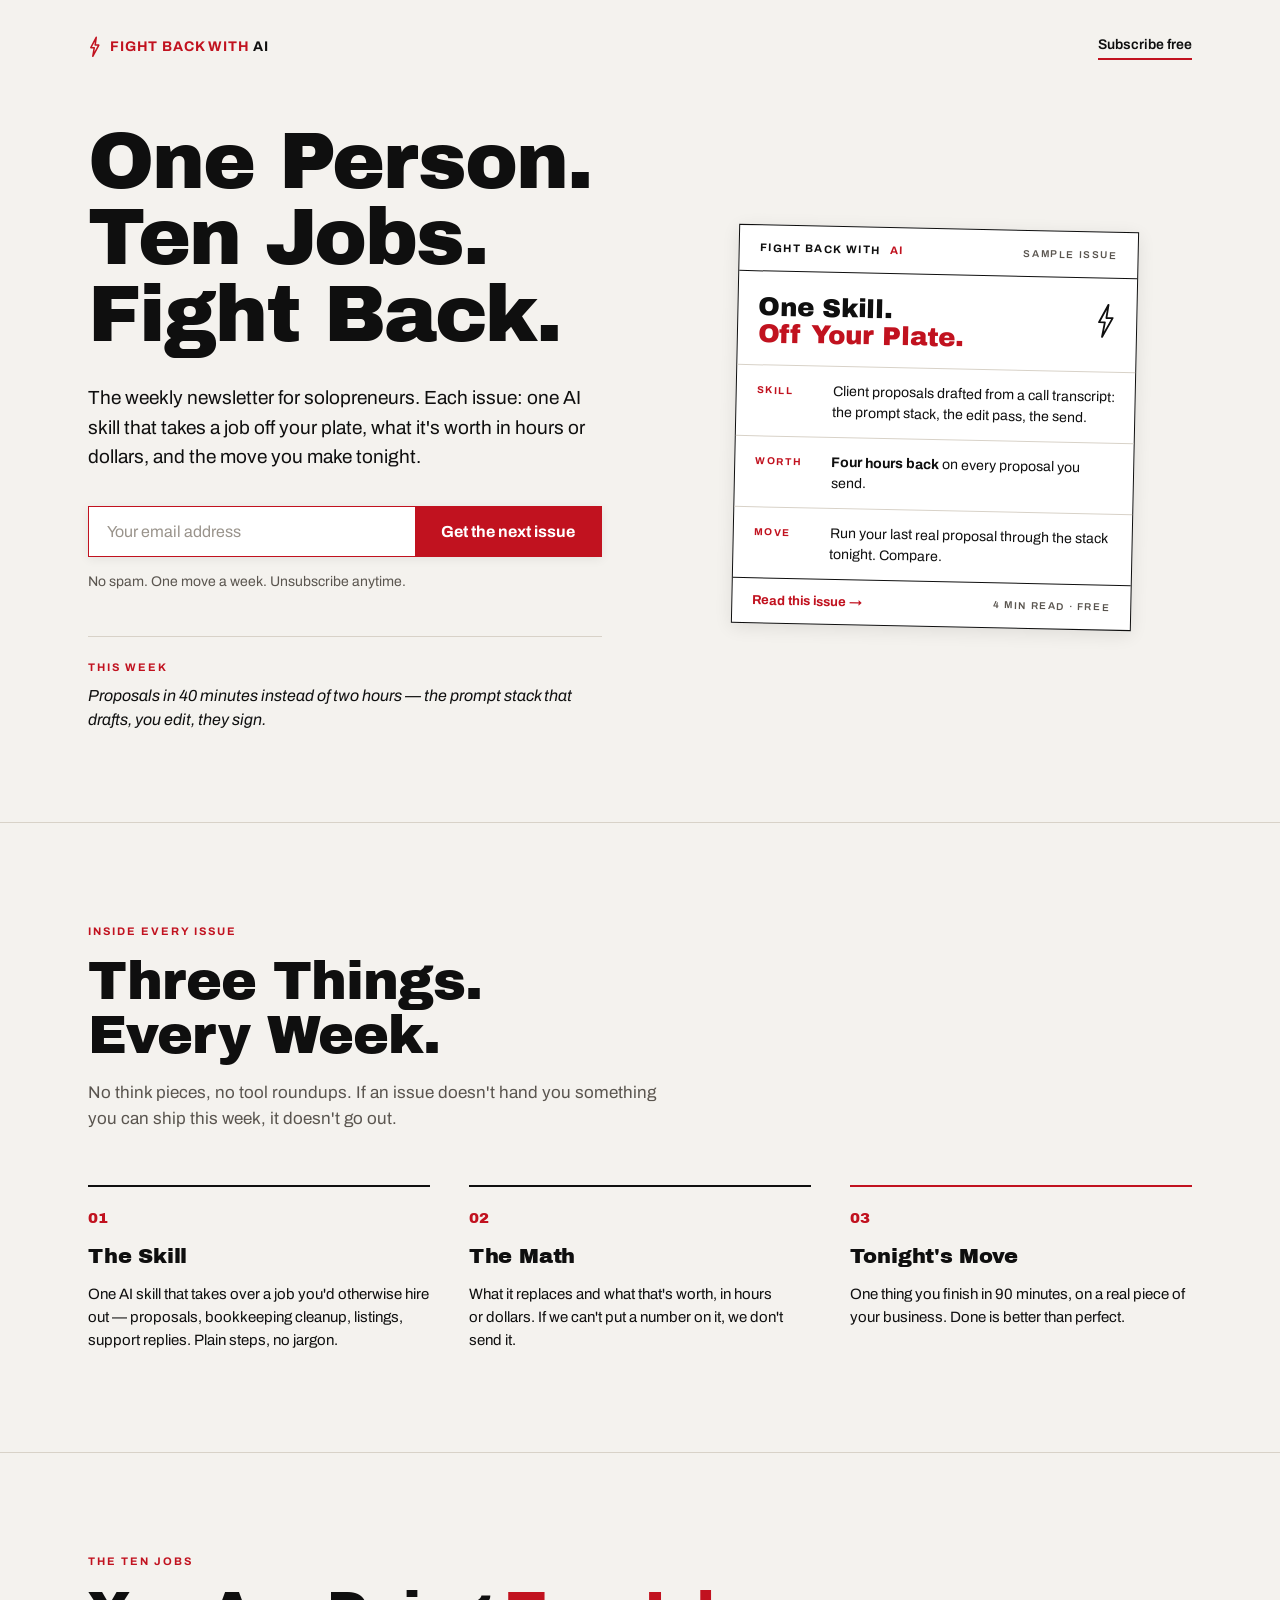
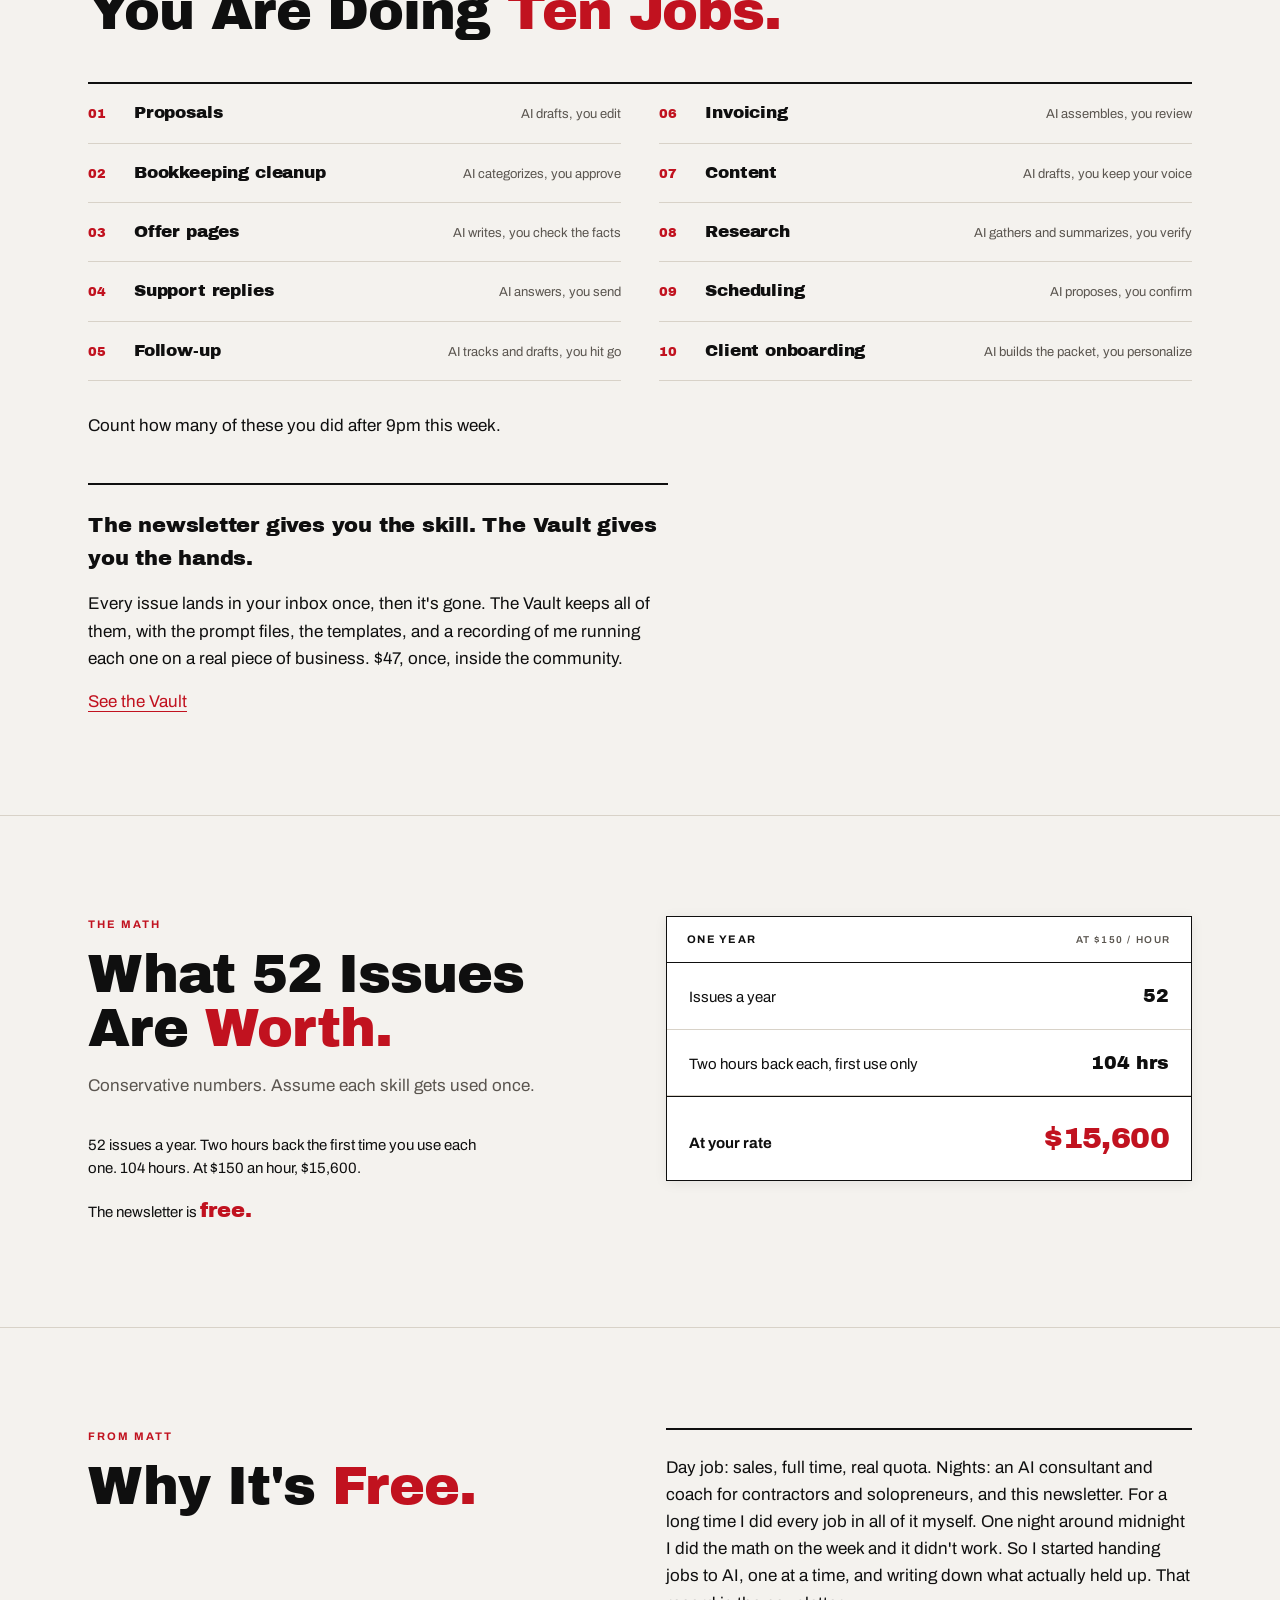
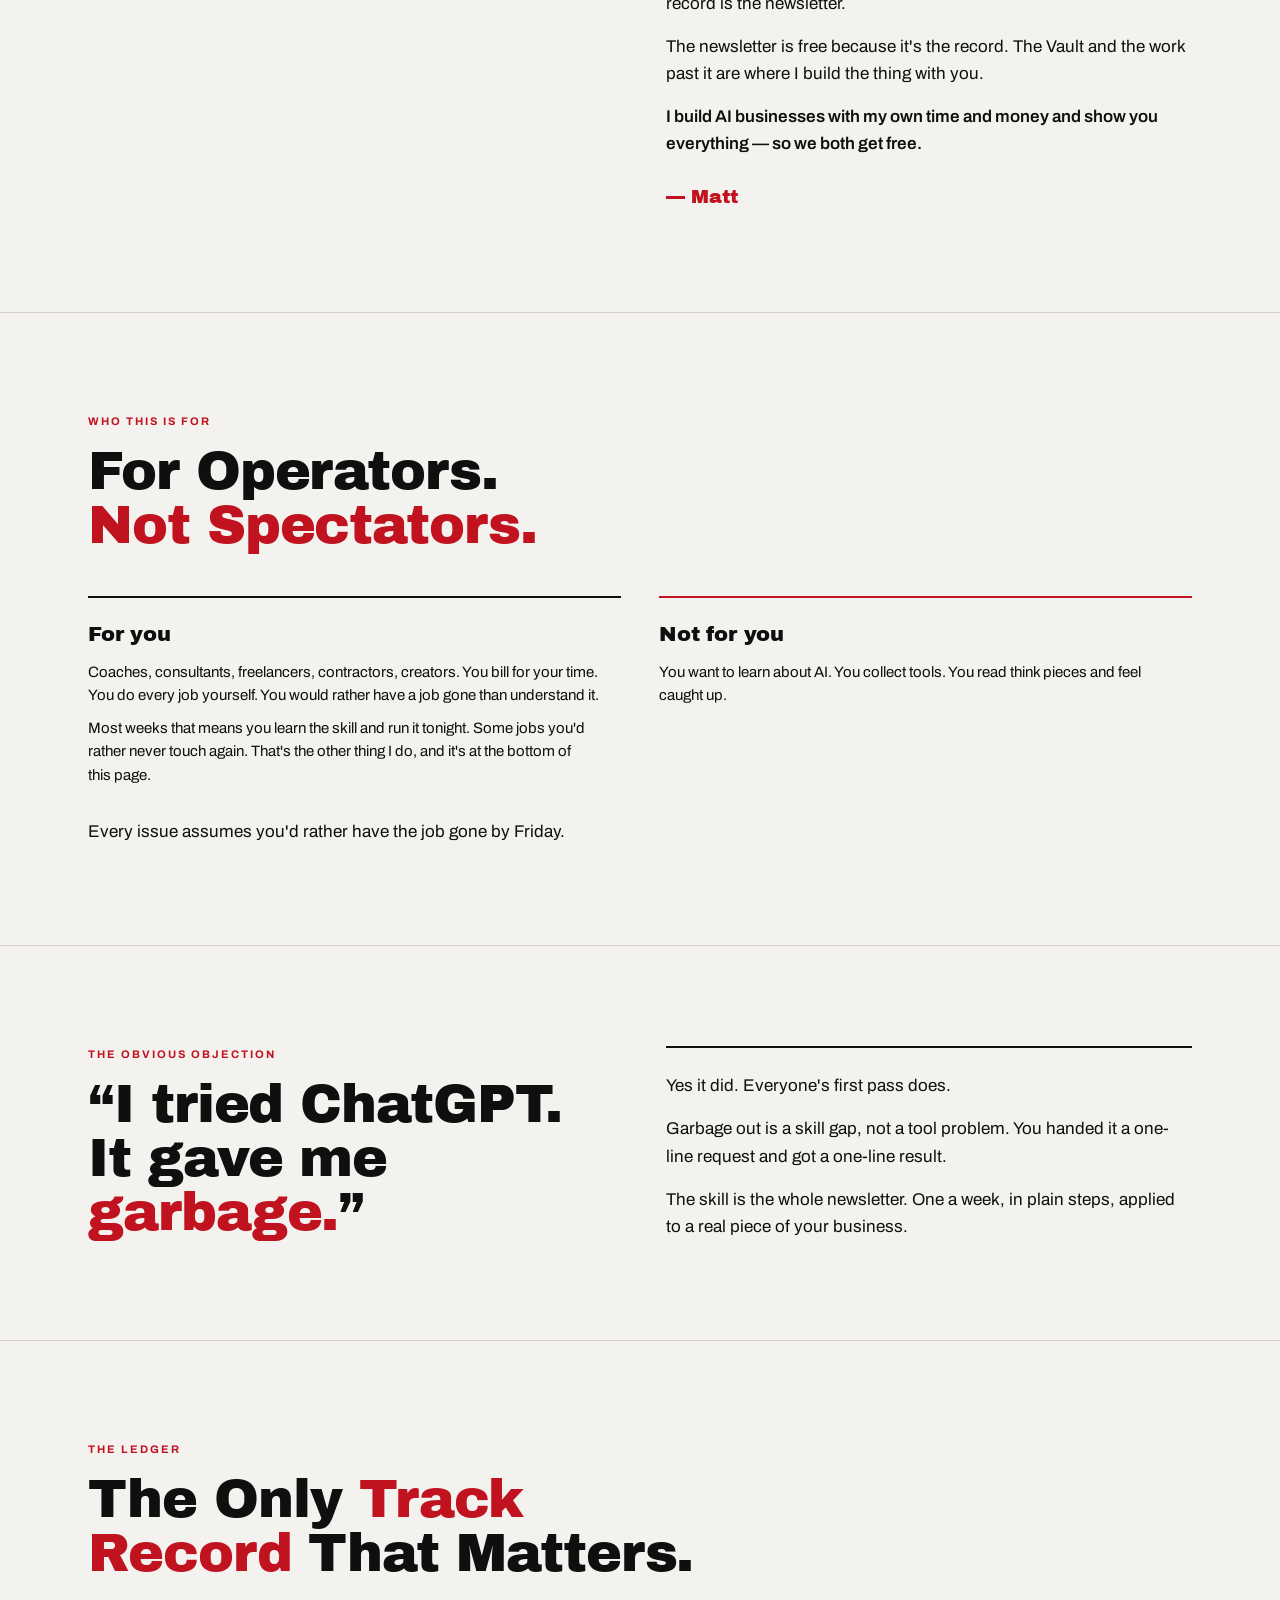
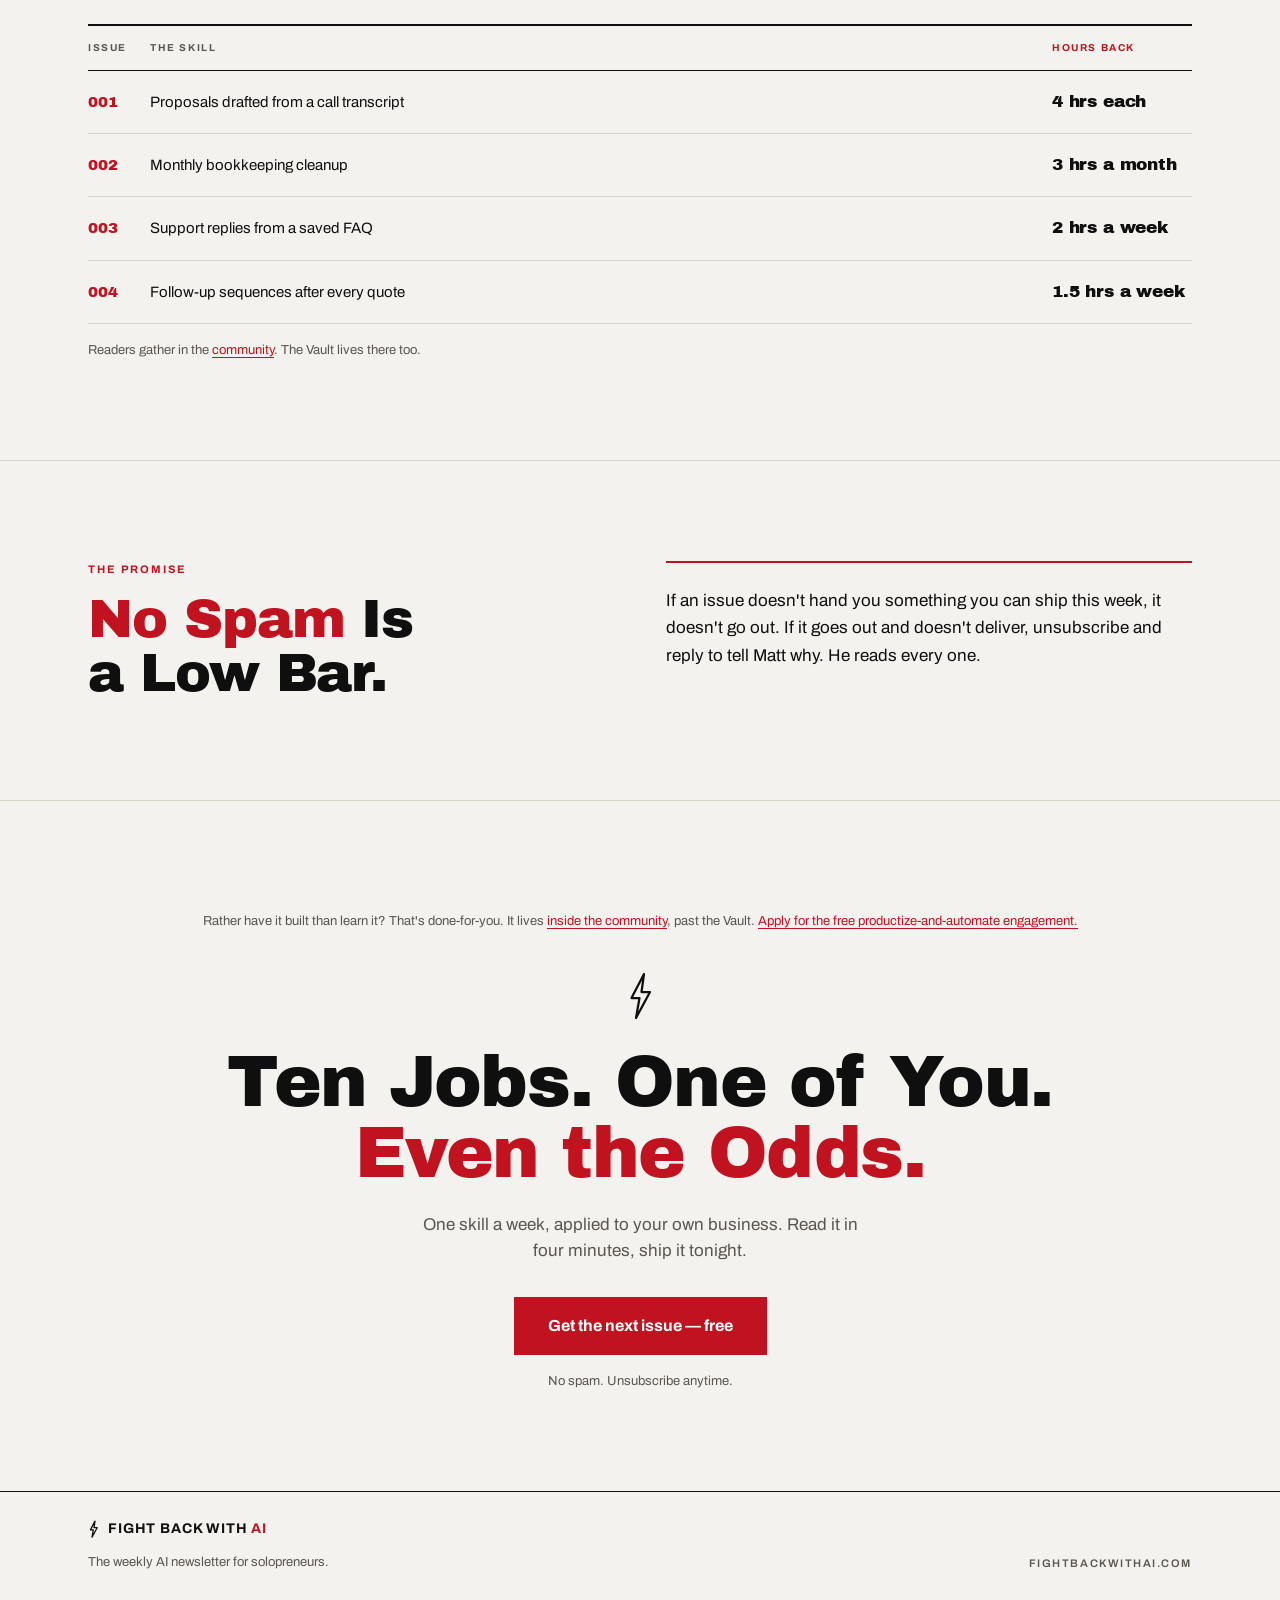
<file: index.html>
<!DOCTYPE html>
<html lang="en">
<head>
<meta charset="utf-8">
<meta name="viewport" content="width=device-width, initial-scale=1">
<title>Fight Back with AI — One Person. Ten Jobs. Fight Back.</title>
<meta name="description" content="The weekly newsletter for solopreneurs. Each issue: one AI skill that takes a job off your plate, what it's worth in hours or dollars, and the move you make tonight.">
<meta property="og:title" content="Fight Back with AI — One Person. Ten Jobs. Fight Back.">
<meta property="og:description" content="One AI skill a week that takes a job off your plate. What it's worth. The move you make tonight. Free.">
<meta property="og:type" content="website">
<meta property="og:url" content="https://fightbackwithai.com/">
<meta property="og:image" content="/og-image.png">
<meta property="og:image:width" content="1200">
<meta property="og:image:height" content="630">
<meta name="twitter:card" content="summary_large_image">
<meta name="twitter:image" content="/og-image.png">
<meta name="theme-color" content="#f4f2ee">
<link rel="icon" href="/favicon.ico" sizes="any">
<link rel="icon" type="image/png" sizes="32x32" href="/favicon-32.png">
<link rel="icon" type="image/png" sizes="16x16" href="/favicon-16.png">
<link rel="apple-touch-icon" href="/apple-touch-icon.png">
<link rel="preconnect" href="https://fonts.googleapis.com">
<link rel="preconnect" href="https://fonts.gstatic.com" crossorigin>
<link href="https://fonts.googleapis.com/css2?family=Archivo:ital,wght@0,400;0,500;0,600;0,700;1,400;1,600&family=Archivo+Black&display=swap" rel="stylesheet">
<link rel="stylesheet" href="styles.css?v=2">
<script>document.documentElement.classList.add('js');</script>
</head>
<body>

<header class="nav">
  <div class="wrap nav-inner">
    <a class="wordmark wordmark-red" href="/" aria-label="Fight Back with AI home">
      <svg class="bolt" viewBox="0 0 120 200" aria-hidden="true"><path d="M76 12 L26 108 L58 108 L44 188 L100 84 L66 84 Z" fill="none" stroke="currentColor" stroke-width="14" stroke-linejoin="round"/></svg>
      <span>FIGHT BACK WITH <em>AI</em></span>
    </a>
    <a class="link-ul" href="#subscribe">Subscribe free</a>
  </div>
</header>

<main>

<section class="hero wrap">
  <div class="hero-copy">
    <h1 class="reveal">One Person.<br>Ten Jobs.<br>Fight Back.</h1>
    <p class="lede reveal">The weekly newsletter for solopreneurs. Each issue: one AI skill that takes a job off your plate, what it's worth in hours or dollars, and the move you make tonight.</p>
    <div id="subscribe" class="signup reveal">
      <!-- BEEHIIV: JS posts to /api/subscribe (netlify/functions/subscribe.mjs).
           With JS off, the form falls back to beehiiv's hosted subscribe page. -->
      <form class="signup-row" action="https://fightbackwithai.beehiiv.com/subscribe" method="get" data-subscribe>
        <input class="email" type="email" name="email" placeholder="Your email address" required autocomplete="email">
        <button class="btn" type="submit">Get the next issue</button>
      </form>
      <p class="fine signup-msg" data-subscribe-msg role="status" aria-live="polite" hidden></p>
      <p class="fine">No spam. One move a week. Unsubscribe anytime.</p>
    </div>
    <div class="this-week reveal">
      <span class="eyebrow">This week</span>
      <!-- Update weekly -->
      <p class="teaser">Proposals in 40 minutes instead of two hours — the prompt stack that drafts, you edit, they sign.</p>
    </div>
  </div>

  <div class="hero-card reveal">
    <article class="card tilt">
      <div class="card-head">
        <span class="wordmark wordmark-sm">FIGHT BACK WITH <em>AI</em></span>
        <span class="meta">SAMPLE ISSUE</span>
      </div>
      <div class="card-title">
        <span class="display-sm">One Skill.<br><em>Off Your Plate.</em></span>
        <svg class="bolt bolt-md" viewBox="0 0 120 200" aria-hidden="true"><path d="M76 12 L26 108 L58 108 L44 188 L100 84 L66 84 Z" fill="none" stroke="currentColor" stroke-width="10" stroke-linejoin="round"/></svg>
      </div>
      <div class="card-row"><span class="label">SKILL</span><span>Client proposals drafted from a call transcript: the prompt stack, the edit pass, the send.</span></div>
      <div class="card-row"><span class="label">WORTH</span><span><strong>Four hours back</strong> on every proposal you send.</span></div>
      <div class="card-row"><span class="label">MOVE</span><span>Run your last real proposal through the stack tonight. Compare.</span></div>
      <div class="card-foot">
        <!-- Link to the sample issue -->
        <a class="link-red" href="#">Read this issue &rarr;</a>
        <span class="meta">4 MIN READ · FREE</span>
      </div>
    </article>
  </div>
</section>

<section class="rule">
  <div class="wrap">
    <div class="sec-head reveal">
      <span class="eyebrow">Inside every issue</span>
      <h2>Three Things. Every Week.</h2>
      <p class="sub">No think pieces, no tool roundups. If an issue doesn't hand you something you can ship this week, it doesn't go out.</p>
    </div>
    <div class="cols cols-3">
      <div class="col reveal">
        <span class="num">01</span>
        <h3>The Skill</h3>
        <p>One AI skill that takes over a job you'd otherwise hire out — proposals, bookkeeping cleanup, listings, support replies. Plain steps, no jargon.</p>
      </div>
      <div class="col reveal" style="transition-delay:.08s">
        <span class="num">02</span>
        <h3>The Math</h3>
        <p>What it replaces and what that's worth, in hours or dollars. If we can't put a number on it, we don't send it.</p>
      </div>
      <div class="col col-red reveal" style="transition-delay:.16s">
        <span class="num">03</span>
        <h3>Tonight's Move</h3>
        <p>One thing you finish in 90 minutes, on a real piece of your business. Done is better than perfect.</p>
      </div>
    </div>
  </div>
</section>

<section class="rule">
  <div class="wrap">
    <div class="sec-head reveal">
      <span class="eyebrow">The ten jobs</span>
      <h2>You Are Doing <em>Ten Jobs.</em></h2>
    </div>
    <div class="jobs reveal">
      <ol class="job-list">
        <li><span class="job-n">01</span><span class="job-t">Proposals</span><span class="job-note">AI drafts, you edit</span></li>
        <li><span class="job-n">02</span><span class="job-t">Bookkeeping cleanup</span><span class="job-note">AI categorizes, you approve</span></li>
        <li><span class="job-n">03</span><span class="job-t">Offer pages</span><span class="job-note">AI writes, you check the facts</span></li>
        <li><span class="job-n">04</span><span class="job-t">Support replies</span><span class="job-note">AI answers, you send</span></li>
        <li><span class="job-n">05</span><span class="job-t">Follow-up</span><span class="job-note">AI tracks and drafts, you hit go</span></li>
      </ol>
      <ol class="job-list" start="6">
        <li><span class="job-n">06</span><span class="job-t">Invoicing</span><span class="job-note">AI assembles, you review</span></li>
        <li><span class="job-n">07</span><span class="job-t">Content</span><span class="job-note">AI drafts, you keep your voice</span></li>
        <li><span class="job-n">08</span><span class="job-t">Research</span><span class="job-note">AI gathers and summarizes, you verify</span></li>
        <li><span class="job-n">09</span><span class="job-t">Scheduling</span><span class="job-note">AI proposes, you confirm</span></li>
        <li><span class="job-n">10</span><span class="job-t">Client onboarding</span><span class="job-note">AI builds the packet, you personalize</span></li>
      </ol>
    </div>
    <p class="close reveal">Count how many of these you did after 9pm this week.</p>
    <div class="cols">
      <div class="note reveal">
        <h3>The newsletter gives you the skill. The Vault gives you the hands.</h3>
        <p>Every issue lands in your inbox once, then it's gone. The Vault keeps all of them, with the prompt files, the templates, and a recording of me running each one on a real piece of business. $47, once, inside the community.</p>
        <p><a class="link-ul-red" href="https://www.skool.com/superhuman-9542" target="_blank" rel="noopener">See the Vault</a></p>
      </div>
    </div>
  </div>
</section>

<section class="rule">
  <div class="wrap two-up">
    <div class="reveal">
      <span class="eyebrow">The math</span>
      <h2>What 52 Issues Are <em>Worth.</em></h2>
      <p class="sub">Conservative numbers. Assume each skill gets used once.</p>
      <div class="math-copy">
        <p>52 issues a year. Two hours back the first time you use each one. 104 hours. At $150 an hour, $15,600.</p>
        <p>The newsletter is <span class="free">free.</span></p>
      </div>
    </div>
    <article class="card reveal">
      <div class="card-head">
        <span class="wordmark wordmark-sm">ONE YEAR</span>
        <span class="meta">AT $150 / HOUR</span>
      </div>
      <div class="math-row"><span>Issues a year</span><b>52</b></div>
      <div class="math-row"><span>Two hours back each, first use only</span><b>104 hrs</b></div>
      <div class="math-row math-total"><span>At your rate</span><b class="total">$15,600</b></div>
    </article>
  </div>
</section>

<section class="rule">
  <div class="wrap two-up">
    <div class="reveal">
      <span class="eyebrow">From Matt</span>
      <h2>Why It's <em>Free.</em></h2>
    </div>
    <div class="note reveal">
      <p>Day job: sales, full time, real quota. Nights: an AI consultant and coach for contractors and solopreneurs, and this newsletter. For a long time I did every job in all of it myself. One night around midnight I did the math on the week and it didn't work. So I started handing jobs to AI, one at a time, and writing down what actually held up. That record is the newsletter.</p>
      <p>The newsletter is free because it's the record. The Vault and the work past it are where I build the thing with you.</p>
      <p class="mission">I build AI businesses with my own time and money and show you everything — so we both get free.</p>
      <p class="sig">— Matt</p>
    </div>
  </div>
</section>

<section class="rule">
  <div class="wrap">
    <div class="sec-head reveal">
      <span class="eyebrow">Who this is for</span>
      <h2>For Operators. <em>Not Spectators.</em></h2>
    </div>
    <div class="cols cols-2">
      <div class="col reveal">
        <h3>For you</h3>
        <p>Coaches, consultants, freelancers, contractors, creators. You bill for your time. You do every job yourself. You would rather have a job gone than understand it.</p>
        <p>Most weeks that means you learn the skill and run it tonight. Some jobs you'd rather never touch again. That's the other thing I do, and it's at the bottom of this page.</p>
      </div>
      <div class="col col-red reveal" style="transition-delay:.08s">
        <h3>Not for you</h3>
        <p>You want to learn about AI. You collect tools. You read think pieces and feel caught up.</p>
      </div>
    </div>
    <p class="close reveal">Every issue assumes you'd rather have the job gone by Friday.</p>
  </div>
</section>

<section class="rule">
  <div class="wrap two-up">
    <div class="reveal">
      <span class="eyebrow">The obvious objection</span>
      <h2>“I tried ChatGPT. It gave me <em>garbage.</em>”</h2>
    </div>
    <div class="note reveal">
      <p>Yes it did. Everyone's first pass does.</p>
      <p>Garbage out is a skill gap, not a tool problem. You handed it a one-line request and got a one-line result.</p>
      <p>The skill is the whole newsletter. One a week, in plain steps, applied to a real piece of your business.</p>
    </div>
  </div>
</section>

<section class="rule">
  <div class="wrap">
    <div class="sec-head reveal">
      <span class="eyebrow">The ledger</span>
      <h2>The Only <em>Track Record</em> That Matters.</h2>
    </div>
    <div class="ledger reveal">
      <div class="ledger-head"><span>ISSUE</span><span>THE SKILL</span><span class="red">HOURS BACK</span></div>
      <!-- Replace these rows with real issues as they ship -->
      <div class="ledger-row"><span class="ledger-n">001</span><span>Proposals drafted from a call transcript</span><b>4 hrs each</b></div>
      <div class="ledger-row"><span class="ledger-n">002</span><span>Monthly bookkeeping cleanup</span><b>3 hrs a month</b></div>
      <div class="ledger-row"><span class="ledger-n">003</span><span>Support replies from a saved FAQ</span><b>2 hrs a week</b></div>
      <div class="ledger-row"><span class="ledger-n">004</span><span>Follow-up sequences after every quote</span><b>1.5 hrs a week</b></div>
    </div>
    <p class="fine reveal">Readers gather in the <a class="link-ul-red" href="/waitlist">community</a>. The Vault lives there too.</p>
  </div>
</section>

<section class="rule">
  <div class="wrap two-up">
    <div class="reveal">
      <span class="eyebrow">The promise</span>
      <h2><em>No Spam</em> Is a Low Bar.</h2>
    </div>
    <div class="note note-red reveal">
      <p>If an issue doesn't hand you something you can ship this week, it doesn't go out. If it goes out and doesn't deliver, unsubscribe and reply to tell Matt why. He reads every one.</p>
    </div>
  </div>
</section>

<section class="rule cta">
  <div class="wrap cta-inner">
    <p class="fine reveal">Rather have it built than learn it? That's done-for-you. It lives <a class="link-ul-red" href="https://www.skool.com/superhuman-9542" target="_blank" rel="noopener">inside the community</a>, past the Vault. <a class="link-ul-red" href="/intake">Apply for the free productize-and-automate engagement.</a></p>
    <svg class="bolt bolt-lg reveal" viewBox="0 0 120 200" aria-hidden="true"><path d="M76 12 L26 108 L58 108 L44 188 L100 84 L66 84 Z" fill="none" stroke="currentColor" stroke-width="9" stroke-linejoin="round"/></svg>
    <h2 class="reveal">Ten Jobs. One of You.<br><em>Even the Odds.</em></h2>
    <p class="sub reveal">One skill a week, applied to your own business. Read it in four minutes, ship it tonight.</p>
    <a class="btn btn-lg reveal" href="#subscribe">Get the next issue — free</a>
    <p class="fine reveal">No spam. Unsubscribe anytime.</p>
  </div>
</section>

</main>

<footer class="footer">
  <div class="wrap footer-inner">
    <div>
      <span class="wordmark">
        <svg class="bolt bolt-xs" viewBox="0 0 120 200" aria-hidden="true"><path d="M76 12 L26 108 L58 108 L44 188 L100 84 L66 84 Z" fill="none" stroke="currentColor" stroke-width="14" stroke-linejoin="round"/></svg>
        <span>FIGHT BACK WITH <em>AI</em></span>
      </span>
      <p class="fine">The weekly AI newsletter for solopreneurs.</p>
    </div>
    <span class="meta">FIGHTBACKWITHAI.COM</span>
  </div>
</footer>

<script src="script.js?v=2" defer></script>
</body>
</html>
</file>
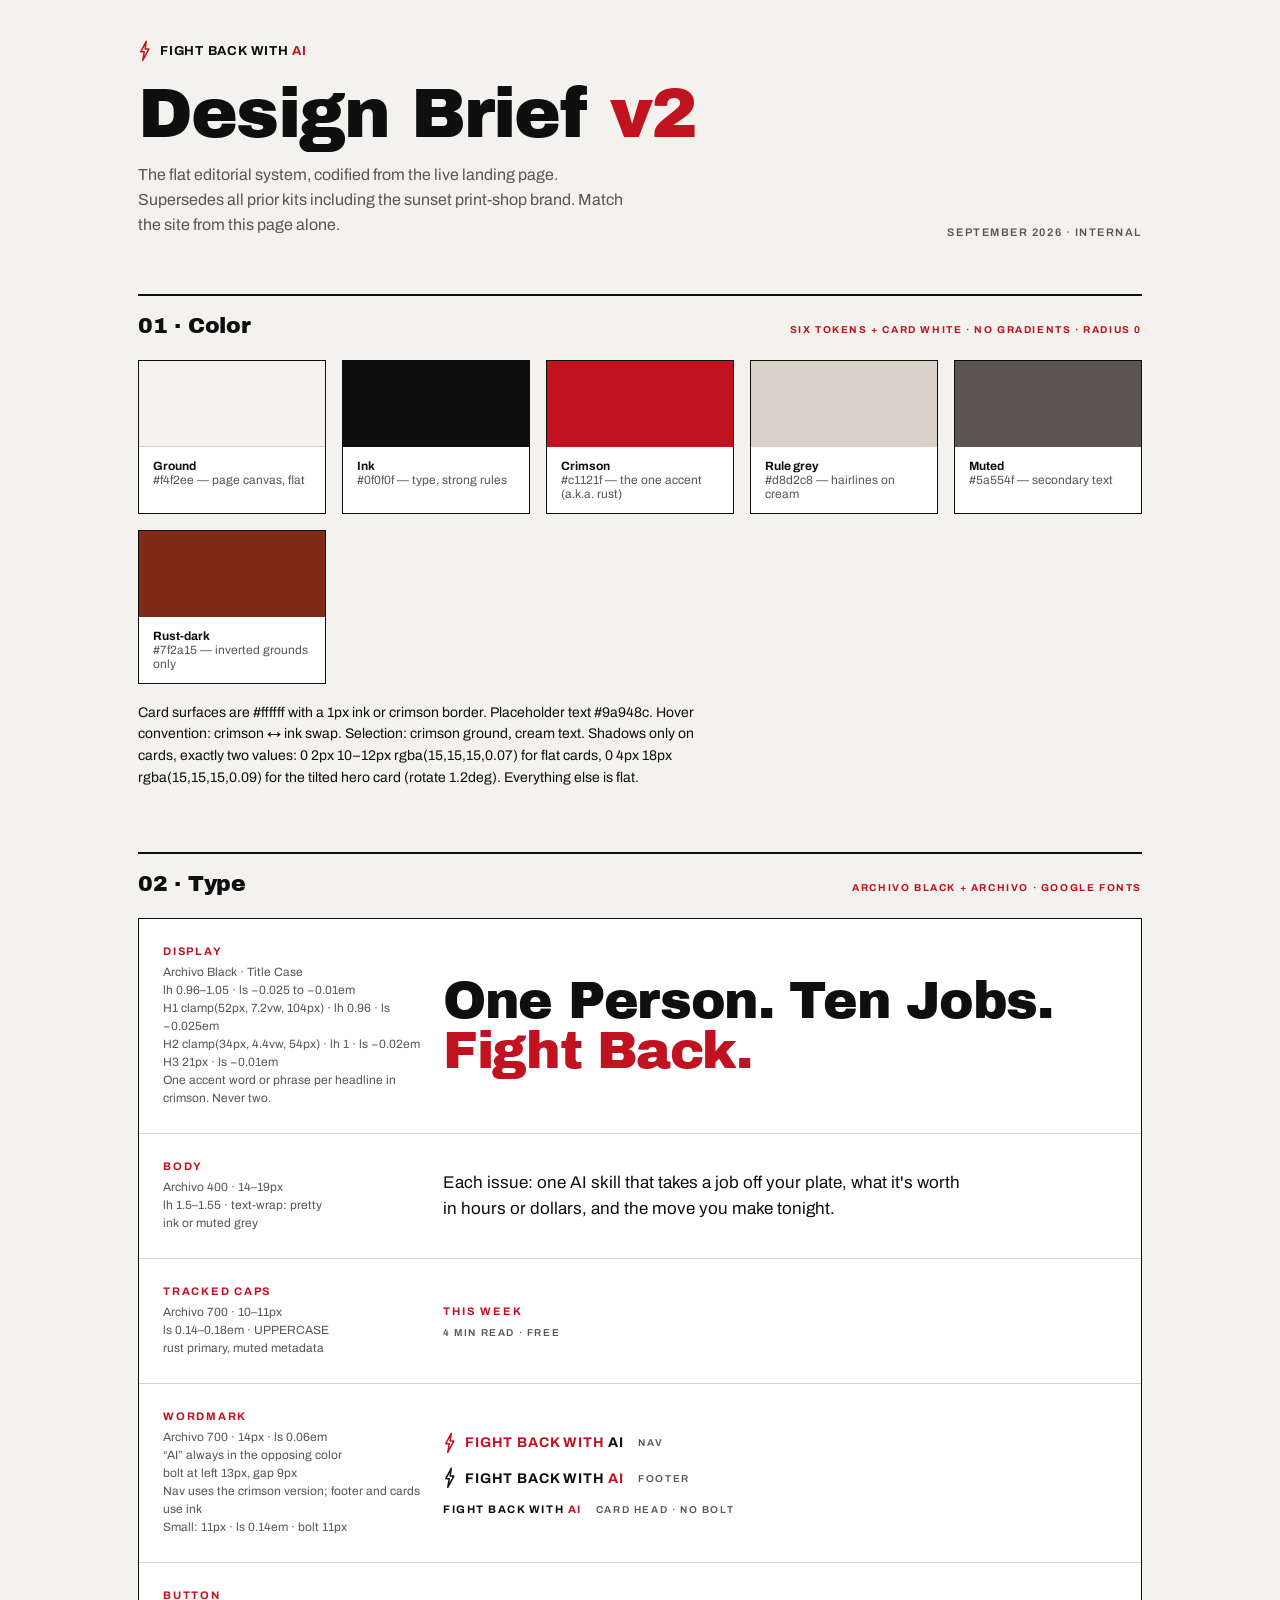
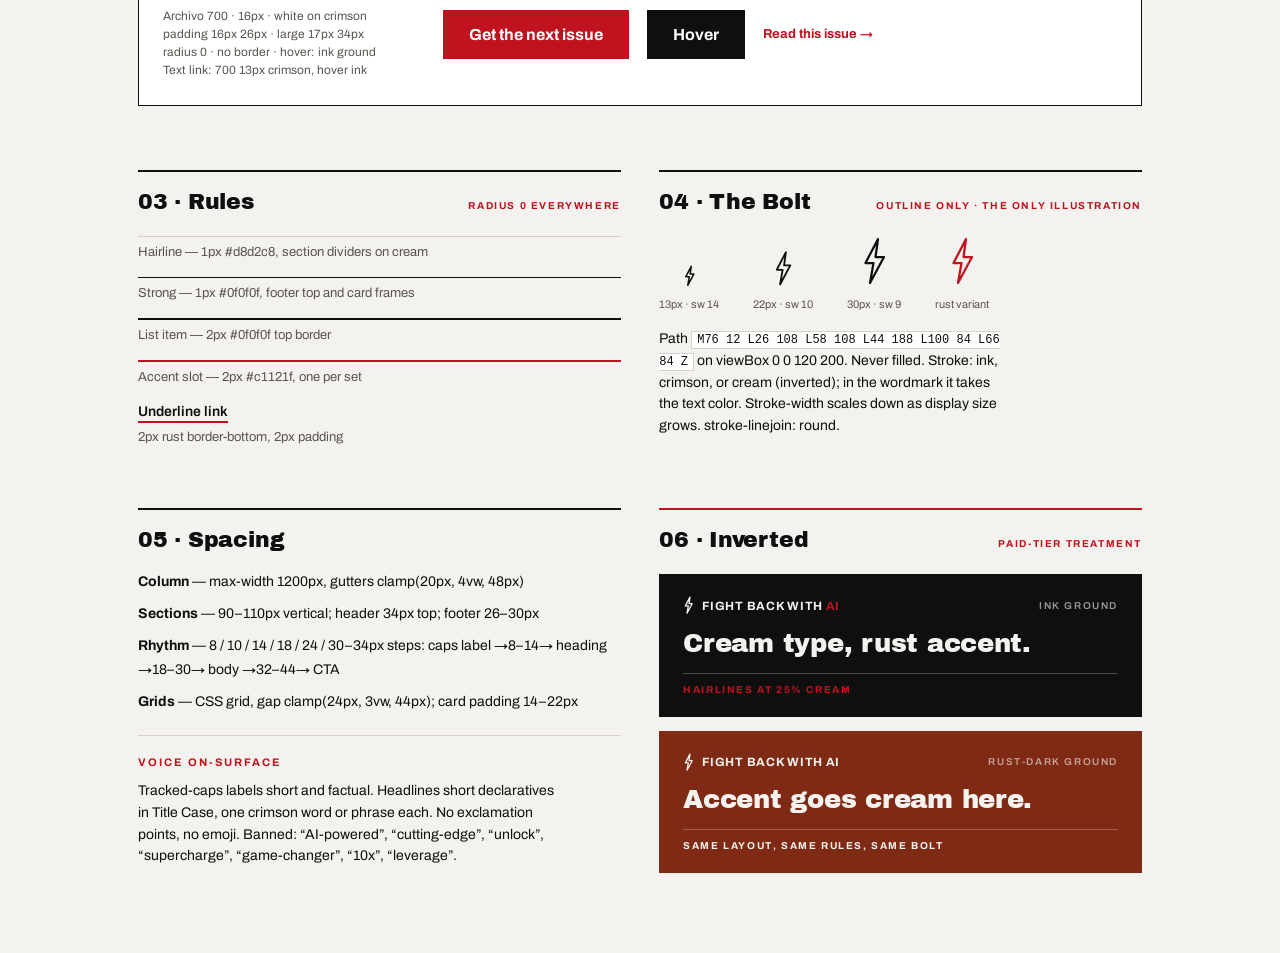
<file: design-brief.html>
<!DOCTYPE html>
<html lang="en">
<head>
<meta charset="utf-8">
<meta name="viewport" content="width=device-width, initial-scale=1">
<title>Design Brief v2 — Fight Back with AI</title>
<meta name="robots" content="noindex">
<meta name="theme-color" content="#f4f2ee">
<link rel="icon" href="/favicon.ico" sizes="any">
<link rel="icon" type="image/png" sizes="32x32" href="/favicon-32.png">
<link rel="icon" type="image/png" sizes="16x16" href="/favicon-16.png">
<link rel="apple-touch-icon" href="/apple-touch-icon.png">
<link rel="preconnect" href="https://fonts.googleapis.com">
<link rel="preconnect" href="https://fonts.gstatic.com" crossorigin>
<link href="https://fonts.googleapis.com/css2?family=Archivo:ital,wght@0,400;0,500;0,600;0,700;1,400&family=Archivo+Black&display=swap" rel="stylesheet">
<style>
  *, *::before, *::after { box-sizing: border-box; }
  body { margin: 0; background: #f4f2ee; color: #0f0f0f; -webkit-text-size-adjust: 100%; }
  a { color: #c1121f; text-decoration: none; }
  a:hover { color: #0f0f0f; }
  ::selection { background: #c1121f; color: #f4f2ee; }
  h1, p { margin: 0; }
  code { font-family: ui-monospace, SFMono-Regular, Menlo, monospace; }
</style>
</head>
<body>
<div style="background:#f4f2ee;min-height:100vh;padding-bottom:80px">

  <div style="max-width:1100px;margin:0 auto;padding:40px clamp(20px,4vw,48px) 0;display:flex;align-items:flex-end;justify-content:space-between;gap:20px;flex-wrap:wrap">
    <div>
      <span style="display:inline-flex;align-items:center;gap:9px;margin-bottom:18px">
        <svg viewBox="0 0 120 200" style="width:13px;height:auto" aria-hidden="true"><path d="M76 12 L26 108 L58 108 L44 188 L100 84 L66 84 Z" fill="none" stroke="#c1121f" stroke-width="14" stroke-linejoin="round"></path></svg>
        <span style="font-family:Archivo,sans-serif;font-weight:700;font-size:13px;letter-spacing:0.06em;color:#0f0f0f">FIGHT BACK WITH <span style="color:#c1121f">AI</span></span>
      </span>
      <h1 style="font-family:'Archivo Black',Archivo,sans-serif;font-weight:400;font-size:clamp(40px,5.5vw,72px);line-height:0.96;letter-spacing:-0.025em;margin:0">Design Brief <span style="color:#c1121f">v2</span></h1>
      <p style="font-family:Archivo,sans-serif;font-size:16px;line-height:1.55;color:#5a554f;max-width:56ch;margin:16px 0 0;text-wrap:pretty">The flat editorial system, codified from the live landing page. Supersedes all prior kits including the sunset print-shop brand. Match the site from this page alone.</p>
    </div>
    <span style="font-family:Archivo,sans-serif;font-weight:600;font-size:11px;letter-spacing:0.14em;color:#5a554f">SEPTEMBER 2026 · INTERNAL</span>
  </div>

  <section style="max-width:1100px;margin:56px auto 0;padding:0 clamp(20px,4vw,48px)">
    <div style="border-top:2px solid #0f0f0f;padding-top:18px;display:flex;justify-content:space-between;gap:16px;align-items:baseline;flex-wrap:wrap">
      <span style="font-family:'Archivo Black',Archivo,sans-serif;font-size:22px;letter-spacing:-0.01em">01 · Color</span>
      <span style="font-family:Archivo,sans-serif;font-weight:700;font-size:10px;letter-spacing:0.16em;color:#c1121f">SIX TOKENS + CARD WHITE · NO GRADIENTS · RADIUS 0</span>
    </div>
    <div style="display:grid;grid-template-columns:repeat(auto-fit,minmax(160px,1fr));gap:16px;margin-top:22px">
      <div style="border:1px solid #0f0f0f;background:#fff"><div style="height:86px;background:#f4f2ee;border-bottom:1px solid #d8d2c8"></div><div style="padding:12px 14px"><div style="font-family:Archivo,sans-serif;font-weight:700;font-size:12px">Ground</div><div style="font-family:Archivo,sans-serif;font-size:12px;color:#5a554f">#f4f2ee — page canvas, flat</div></div></div>
      <div style="border:1px solid #0f0f0f;background:#fff"><div style="height:86px;background:#0f0f0f"></div><div style="padding:12px 14px"><div style="font-family:Archivo,sans-serif;font-weight:700;font-size:12px">Ink</div><div style="font-family:Archivo,sans-serif;font-size:12px;color:#5a554f">#0f0f0f — type, strong rules</div></div></div>
      <div style="border:1px solid #0f0f0f;background:#fff"><div style="height:86px;background:#c1121f"></div><div style="padding:12px 14px"><div style="font-family:Archivo,sans-serif;font-weight:700;font-size:12px">Crimson</div><div style="font-family:Archivo,sans-serif;font-size:12px;color:#5a554f">#c1121f — the one accent (a.k.a. rust)</div></div></div>
      <div style="border:1px solid #0f0f0f;background:#fff"><div style="height:86px;background:#d8d2c8"></div><div style="padding:12px 14px"><div style="font-family:Archivo,sans-serif;font-weight:700;font-size:12px">Rule grey</div><div style="font-family:Archivo,sans-serif;font-size:12px;color:#5a554f">#d8d2c8 — hairlines on cream</div></div></div>
      <div style="border:1px solid #0f0f0f;background:#fff"><div style="height:86px;background:#5a554f"></div><div style="padding:12px 14px"><div style="font-family:Archivo,sans-serif;font-weight:700;font-size:12px">Muted</div><div style="font-family:Archivo,sans-serif;font-size:12px;color:#5a554f">#5a554f — secondary text</div></div></div>
      <div style="border:1px solid #0f0f0f;background:#fff"><div style="height:86px;background:#7f2a15"></div><div style="padding:12px 14px"><div style="font-family:Archivo,sans-serif;font-weight:700;font-size:12px">Rust-dark</div><div style="font-family:Archivo,sans-serif;font-size:12px;color:#5a554f">#7f2a15 — inverted grounds only</div></div></div>
    </div>
    <p style="font-family:Archivo,sans-serif;font-size:14px;line-height:1.55;color:#0f0f0f;max-width:72ch;margin:18px 0 0">Card surfaces are #ffffff with a 1px ink or crimson border. Placeholder text #9a948c. Hover convention: crimson ↔ ink swap. Selection: crimson ground, cream text. Shadows only on cards, exactly two values: 0 2px 10–12px rgba(15,15,15,0.07) for flat cards, 0 4px 18px rgba(15,15,15,0.09) for the tilted hero card (rotate 1.2deg). Everything else is flat.</p>
  </section>

  <section style="max-width:1100px;margin:64px auto 0;padding:0 clamp(20px,4vw,48px)">
    <div style="border-top:2px solid #0f0f0f;padding-top:18px;display:flex;justify-content:space-between;gap:16px;align-items:baseline;flex-wrap:wrap">
      <span style="font-family:'Archivo Black',Archivo,sans-serif;font-size:22px;letter-spacing:-0.01em">02 · Type</span>
      <span style="font-family:Archivo,sans-serif;font-weight:700;font-size:10px;letter-spacing:0.16em;color:#c1121f">ARCHIVO BLACK + ARCHIVO · GOOGLE FONTS</span>
    </div>
    <div style="display:grid;gap:0;margin-top:22px;border:1px solid #0f0f0f;background:#fff">
      <div style="padding:26px 24px;display:grid;grid-template-columns:minmax(200px,260px) 1fr;gap:20px;align-items:center">
        <div><div style="font-family:Archivo,sans-serif;font-weight:700;font-size:11px;letter-spacing:0.16em;color:#c1121f">DISPLAY</div><div style="font-family:Archivo,sans-serif;font-size:12px;color:#5a554f;margin-top:6px;line-height:1.5">Archivo Black · Title Case<br>lh 0.96–1.05 · ls −0.025 to −0.01em<br>H1 clamp(52px, 7.2vw, 104px) · lh 0.96 · ls −0.025em<br>H2 clamp(34px, 4.4vw, 54px) · lh 1 · ls −0.02em<br>H3 21px · ls −0.01em<br>One accent word or phrase per headline in crimson. Never two.</div></div>
        <div style="font-family:'Archivo Black',Archivo,sans-serif;font-size:clamp(30px,4.5vw,52px);line-height:0.96;letter-spacing:-0.025em;min-width:0">One Person. Ten Jobs.<br><span style="color:#c1121f">Fight Back.</span></div>
      </div>
      <div style="padding:26px 24px;border-top:1px solid #d8d2c8;display:grid;grid-template-columns:minmax(200px,260px) 1fr;gap:20px;align-items:center">
        <div><div style="font-family:Archivo,sans-serif;font-weight:700;font-size:11px;letter-spacing:0.16em;color:#c1121f">BODY</div><div style="font-family:Archivo,sans-serif;font-size:12px;color:#5a554f;margin-top:6px;line-height:1.5">Archivo 400 · 14–19px<br>lh 1.5–1.55 · text-wrap: pretty<br>ink or muted grey</div></div>
        <p style="font-family:Archivo,sans-serif;font-size:17px;line-height:1.55;margin:0;max-width:52ch;min-width:0;text-wrap:pretty">Each issue: one AI skill that takes a job off your plate, what it's worth in hours or dollars, and the move you make tonight.</p>
      </div>
      <div style="padding:26px 24px;border-top:1px solid #d8d2c8;display:grid;grid-template-columns:minmax(200px,260px) 1fr;gap:20px;align-items:center">
        <div><div style="font-family:Archivo,sans-serif;font-weight:700;font-size:11px;letter-spacing:0.16em;color:#c1121f">TRACKED CAPS</div><div style="font-family:Archivo,sans-serif;font-size:12px;color:#5a554f;margin-top:6px;line-height:1.5">Archivo 700 · 10–11px<br>ls 0.14–0.18em · UPPERCASE<br>rust primary, muted metadata</div></div>
        <div style="display:grid;gap:10px;min-width:0"><span style="font-family:Archivo,sans-serif;font-weight:700;font-size:11px;letter-spacing:0.18em;color:#c1121f">THIS WEEK</span><span style="font-family:Archivo,sans-serif;font-weight:600;font-size:10px;letter-spacing:0.16em;color:#5a554f">4 MIN READ · FREE</span></div>
      </div>
      <div style="padding:26px 24px;border-top:1px solid #d8d2c8;display:grid;grid-template-columns:minmax(200px,260px) 1fr;gap:20px;align-items:center">
        <div><div style="font-family:Archivo,sans-serif;font-weight:700;font-size:11px;letter-spacing:0.16em;color:#c1121f">WORDMARK</div><div style="font-family:Archivo,sans-serif;font-size:12px;color:#5a554f;margin-top:6px;line-height:1.5">Archivo 700 · 14px · ls 0.06em<br>“AI” always in the opposing color<br>bolt at left 13px, gap 9px<br>Nav uses the crimson version; footer and cards use ink<br>Small: 11px · ls 0.14em · bolt 11px</div></div>
        <div style="display:grid;gap:14px;min-width:0">
          <div style="display:flex;align-items:center;gap:14px;flex-wrap:wrap"><span style="display:inline-flex;align-items:center;gap:9px">
            <svg viewBox="0 0 120 200" style="width:13px;height:auto" aria-hidden="true"><path d="M76 12 L26 108 L58 108 L44 188 L100 84 L66 84 Z" fill="none" stroke="#c1121f" stroke-width="14" stroke-linejoin="round"></path></svg>
            <span style="font-family:Archivo,sans-serif;font-weight:700;font-size:14px;letter-spacing:0.06em;color:#c1121f;white-space:nowrap">FIGHT BACK WITH <span style="color:#0f0f0f">AI</span></span>
          </span><span style="font-family:Archivo,sans-serif;font-weight:600;font-size:10px;letter-spacing:0.16em;color:#5a554f">NAV</span></div>
          <div style="display:flex;align-items:center;gap:14px;flex-wrap:wrap"><span style="display:inline-flex;align-items:center;gap:9px">
            <svg viewBox="0 0 120 200" style="width:13px;height:auto" aria-hidden="true"><path d="M76 12 L26 108 L58 108 L44 188 L100 84 L66 84 Z" fill="none" stroke="#0f0f0f" stroke-width="14" stroke-linejoin="round"></path></svg>
            <span style="font-family:Archivo,sans-serif;font-weight:700;font-size:14px;letter-spacing:0.06em;color:#0f0f0f;white-space:nowrap">FIGHT BACK WITH <span style="color:#c1121f">AI</span></span>
          </span><span style="font-family:Archivo,sans-serif;font-weight:600;font-size:10px;letter-spacing:0.16em;color:#5a554f">FOOTER</span></div>
          <div style="display:flex;align-items:center;gap:14px;flex-wrap:wrap"><span style="font-family:Archivo,sans-serif;font-weight:700;font-size:11px;letter-spacing:0.14em;color:#0f0f0f;white-space:nowrap">FIGHT BACK WITH <span style="color:#c1121f">AI</span></span><span style="font-family:Archivo,sans-serif;font-weight:600;font-size:10px;letter-spacing:0.16em;color:#5a554f">CARD HEAD · NO BOLT</span></div>
        </div>
      </div>
      <div style="padding:26px 24px;border-top:1px solid #d8d2c8;display:grid;grid-template-columns:minmax(200px,260px) 1fr;gap:20px;align-items:center">
        <div><div style="font-family:Archivo,sans-serif;font-weight:700;font-size:11px;letter-spacing:0.16em;color:#c1121f">BUTTON</div><div style="font-family:Archivo,sans-serif;font-size:12px;color:#5a554f;margin-top:6px;line-height:1.5">Archivo 700 · 16px · white on crimson<br>padding 16px 26px · large 17px 34px<br>radius 0 · no border · hover: ink ground<br>Text link: 700 13px crimson, hover ink</div></div>
        <div style="display:flex;align-items:center;gap:18px;flex-wrap:wrap;min-width:0">
          <span style="display:inline-flex;align-items:center;font-family:Archivo,sans-serif;font-weight:700;font-size:16px;color:#fff;background:#c1121f;padding:16px 26px;white-space:nowrap">Get the next issue</span>
          <span style="display:inline-flex;align-items:center;font-family:Archivo,sans-serif;font-weight:700;font-size:16px;color:#fff;background:#0f0f0f;padding:16px 26px;white-space:nowrap">Hover</span>
          <span style="font-family:Archivo,sans-serif;font-weight:700;font-size:13px;color:#c1121f;white-space:nowrap">Read this issue →</span>
        </div>
      </div>
    </div>
  </section>

  <section style="max-width:1100px;margin:64px auto 0;padding:0 clamp(20px,4vw,48px);display:grid;grid-template-columns:repeat(auto-fit,minmax(320px,1fr));gap:clamp(24px,3vw,44px)">
    <div>
      <div style="border-top:2px solid #0f0f0f;padding-top:18px;display:flex;justify-content:space-between;gap:12px;align-items:baseline">
        <span style="font-family:'Archivo Black',Archivo,sans-serif;font-size:22px;letter-spacing:-0.01em">03 · Rules</span>
        <span style="font-family:Archivo,sans-serif;font-weight:700;font-size:10px;letter-spacing:0.16em;color:#c1121f">RADIUS 0 EVERYWHERE</span>
      </div>
      <div style="display:grid;gap:18px;margin-top:22px">
        <div><div style="border-top:1px solid #d8d2c8"></div><div style="font-family:Archivo,sans-serif;font-size:13px;color:#5a554f;margin-top:8px">Hairline — 1px #d8d2c8, section dividers on cream</div></div>
        <div><div style="border-top:1px solid #0f0f0f"></div><div style="font-family:Archivo,sans-serif;font-size:13px;color:#5a554f;margin-top:8px">Strong — 1px #0f0f0f, footer top and card frames</div></div>
        <div><div style="border-top:2px solid #0f0f0f"></div><div style="font-family:Archivo,sans-serif;font-size:13px;color:#5a554f;margin-top:8px">List item — 2px #0f0f0f top border</div></div>
        <div><div style="border-top:2px solid #c1121f"></div><div style="font-family:Archivo,sans-serif;font-size:13px;color:#5a554f;margin-top:8px">Accent slot — 2px #c1121f, one per set</div></div>
        <div><span style="font-family:Archivo,sans-serif;font-weight:600;font-size:14px;border-bottom:2px solid #c1121f;padding-bottom:2px">Underline link</span><div style="font-family:Archivo,sans-serif;font-size:13px;color:#5a554f;margin-top:10px">2px rust border-bottom, 2px padding</div></div>
      </div>
    </div>
    <div>
      <div style="border-top:2px solid #0f0f0f;padding-top:18px;display:flex;justify-content:space-between;gap:12px;align-items:baseline">
        <span style="font-family:'Archivo Black',Archivo,sans-serif;font-size:22px;letter-spacing:-0.01em">04 · The Bolt</span>
        <span style="font-family:Archivo,sans-serif;font-weight:700;font-size:10px;letter-spacing:0.16em;color:#c1121f">OUTLINE ONLY · THE ONLY ILLUSTRATION</span>
      </div>
      <div style="display:flex;gap:34px;align-items:flex-end;margin-top:22px;flex-wrap:wrap">
        <div style="text-align:center"><svg viewBox="0 0 120 200" style="width:13px;height:auto" aria-hidden="true"><path d="M76 12 L26 108 L58 108 L44 188 L100 84 L66 84 Z" fill="none" stroke="#0f0f0f" stroke-width="14" stroke-linejoin="round"></path></svg><div style="font-family:Archivo,sans-serif;font-size:11px;color:#5a554f;margin-top:8px">13px · sw 14</div></div>
        <div style="text-align:center"><svg viewBox="0 0 120 200" style="width:22px;height:auto" aria-hidden="true"><path d="M76 12 L26 108 L58 108 L44 188 L100 84 L66 84 Z" fill="none" stroke="#0f0f0f" stroke-width="10" stroke-linejoin="round"></path></svg><div style="font-family:Archivo,sans-serif;font-size:11px;color:#5a554f;margin-top:8px">22px · sw 10</div></div>
        <div style="text-align:center"><svg viewBox="0 0 120 200" style="width:30px;height:auto" aria-hidden="true"><path d="M76 12 L26 108 L58 108 L44 188 L100 84 L66 84 Z" fill="none" stroke="#0f0f0f" stroke-width="9" stroke-linejoin="round"></path></svg><div style="font-family:Archivo,sans-serif;font-size:11px;color:#5a554f;margin-top:8px">30px · sw 9</div></div>
        <div style="text-align:center"><svg viewBox="0 0 120 200" style="width:30px;height:auto" aria-hidden="true"><path d="M76 12 L26 108 L58 108 L44 188 L100 84 L66 84 Z" fill="none" stroke="#c1121f" stroke-width="9" stroke-linejoin="round"></path></svg><div style="font-family:Archivo,sans-serif;font-size:11px;color:#5a554f;margin-top:8px">rust variant</div></div>
      </div>
      <p style="font-family:Archivo,sans-serif;font-size:14px;line-height:1.55;margin:18px 0 0;max-width:44ch">Path <code style="font-size:12px;background:#fff;border:1px solid #d8d2c8;padding:1px 5px">M76 12 L26 108 L58 108 L44 188 L100 84 L66 84 Z</code> on viewBox 0 0 120 200. Never filled. Stroke: ink, crimson, or cream (inverted); in the wordmark it takes the text color. Stroke-width scales down as display size grows. stroke-linejoin: round.</p>
    </div>
  </section>

  <section style="max-width:1100px;margin:64px auto 0;padding:0 clamp(20px,4vw,48px);display:grid;grid-template-columns:repeat(auto-fit,minmax(320px,1fr));gap:clamp(24px,3vw,44px)">
    <div>
      <div style="border-top:2px solid #0f0f0f;padding-top:18px">
        <span style="font-family:'Archivo Black',Archivo,sans-serif;font-size:22px;letter-spacing:-0.01em">05 · Spacing</span>
      </div>
      <div style="font-family:Archivo,sans-serif;font-size:14px;line-height:1.7;margin-top:18px;display:grid;gap:8px">
        <div><strong style="font-weight:700">Column</strong> — max-width 1200px, gutters clamp(20px, 4vw, 48px)</div>
        <div><strong style="font-weight:700">Sections</strong> — 90–110px vertical; header 34px top; footer 26–30px</div>
        <div><strong style="font-weight:700">Rhythm</strong> — 8 / 10 / 14 / 18 / 24 / 30–34px steps: caps label →8–14→ heading →18–30→ body →32–44→ CTA</div>
        <div><strong style="font-weight:700">Grids</strong> — CSS grid, gap clamp(24px, 3vw, 44px); card padding 14–22px</div>
      </div>
      <div style="border-top:1px solid #d8d2c8;margin-top:22px;padding-top:16px">
        <span style="font-family:Archivo,sans-serif;font-weight:700;font-size:11px;letter-spacing:0.18em;color:#c1121f">VOICE ON-SURFACE</span>
        <p style="font-family:Archivo,sans-serif;font-size:14px;line-height:1.55;margin:10px 0 0;max-width:52ch">Tracked-caps labels short and factual. Headlines short declaratives in Title Case, one crimson word or phrase each. No exclamation points, no emoji. Banned: “AI-powered”, “cutting-edge”, “unlock”, “supercharge”, “game-changer”, “10x”, “leverage”.</p>
      </div>
    </div>
    <div>
      <div style="border-top:2px solid #c1121f;padding-top:18px;display:flex;justify-content:space-between;gap:12px;align-items:baseline">
        <span style="font-family:'Archivo Black',Archivo,sans-serif;font-size:22px;letter-spacing:-0.01em">06 · Inverted</span>
        <span style="font-family:Archivo,sans-serif;font-weight:700;font-size:10px;letter-spacing:0.16em;color:#c1121f">PAID-TIER TREATMENT</span>
      </div>
      <div style="display:grid;gap:14px;margin-top:22px">
        <div style="background:#0f0f0f;padding:22px 24px">
          <div style="display:flex;justify-content:space-between;align-items:center;gap:12px">
            <span style="display:inline-flex;align-items:center;gap:8px"><svg viewBox="0 0 120 200" style="width:11px;height:auto" aria-hidden="true"><path d="M76 12 L26 108 L58 108 L44 188 L100 84 L66 84 Z" fill="none" stroke="#f4f2ee" stroke-width="14" stroke-linejoin="round"></path></svg><span style="font-family:Archivo,sans-serif;font-weight:700;font-size:12px;letter-spacing:0.06em;color:#f4f2ee;white-space:nowrap">FIGHT BACK WITH <span style="color:#c1121f">AI</span></span></span>
            <span style="font-family:Archivo,sans-serif;font-weight:600;font-size:10px;letter-spacing:0.16em;color:rgba(244,242,238,0.6)">INK GROUND</span>
          </div>
          <div style="font-family:'Archivo Black',Archivo,sans-serif;font-size:26px;letter-spacing:-0.01em;color:#f4f2ee;margin-top:14px">Cream type, rust accent.</div>
          <div style="border-top:1px solid rgba(244,242,238,0.25);margin-top:16px;padding-top:10px;font-family:Archivo,sans-serif;font-weight:700;font-size:10px;letter-spacing:0.16em;color:#c1121f">HAIRLINES AT 25% CREAM</div>
        </div>
        <div style="background:#7f2a15;padding:22px 24px">
          <div style="display:flex;justify-content:space-between;align-items:center;gap:12px">
            <span style="display:inline-flex;align-items:center;gap:8px"><svg viewBox="0 0 120 200" style="width:11px;height:auto" aria-hidden="true"><path d="M76 12 L26 108 L58 108 L44 188 L100 84 L66 84 Z" fill="none" stroke="#f4f2ee" stroke-width="14" stroke-linejoin="round"></path></svg><span style="font-family:Archivo,sans-serif;font-weight:700;font-size:12px;letter-spacing:0.06em;color:#f4f2ee;white-space:nowrap">FIGHT BACK WITH AI</span></span>
            <span style="font-family:Archivo,sans-serif;font-weight:600;font-size:10px;letter-spacing:0.16em;color:rgba(244,242,238,0.6)">RUST-DARK GROUND</span>
          </div>
          <div style="font-family:'Archivo Black',Archivo,sans-serif;font-size:26px;letter-spacing:-0.01em;color:#f4f2ee;margin-top:14px">Accent goes cream here.</div>
          <div style="border-top:1px solid rgba(244,242,238,0.25);margin-top:16px;padding-top:10px;font-family:Archivo,sans-serif;font-weight:700;font-size:10px;letter-spacing:0.16em;color:#f4f2ee">SAME LAYOUT, SAME RULES, SAME BOLT</div>
        </div>
      </div>
    </div>
  </section>

</div>
</body>
</html>
</file>
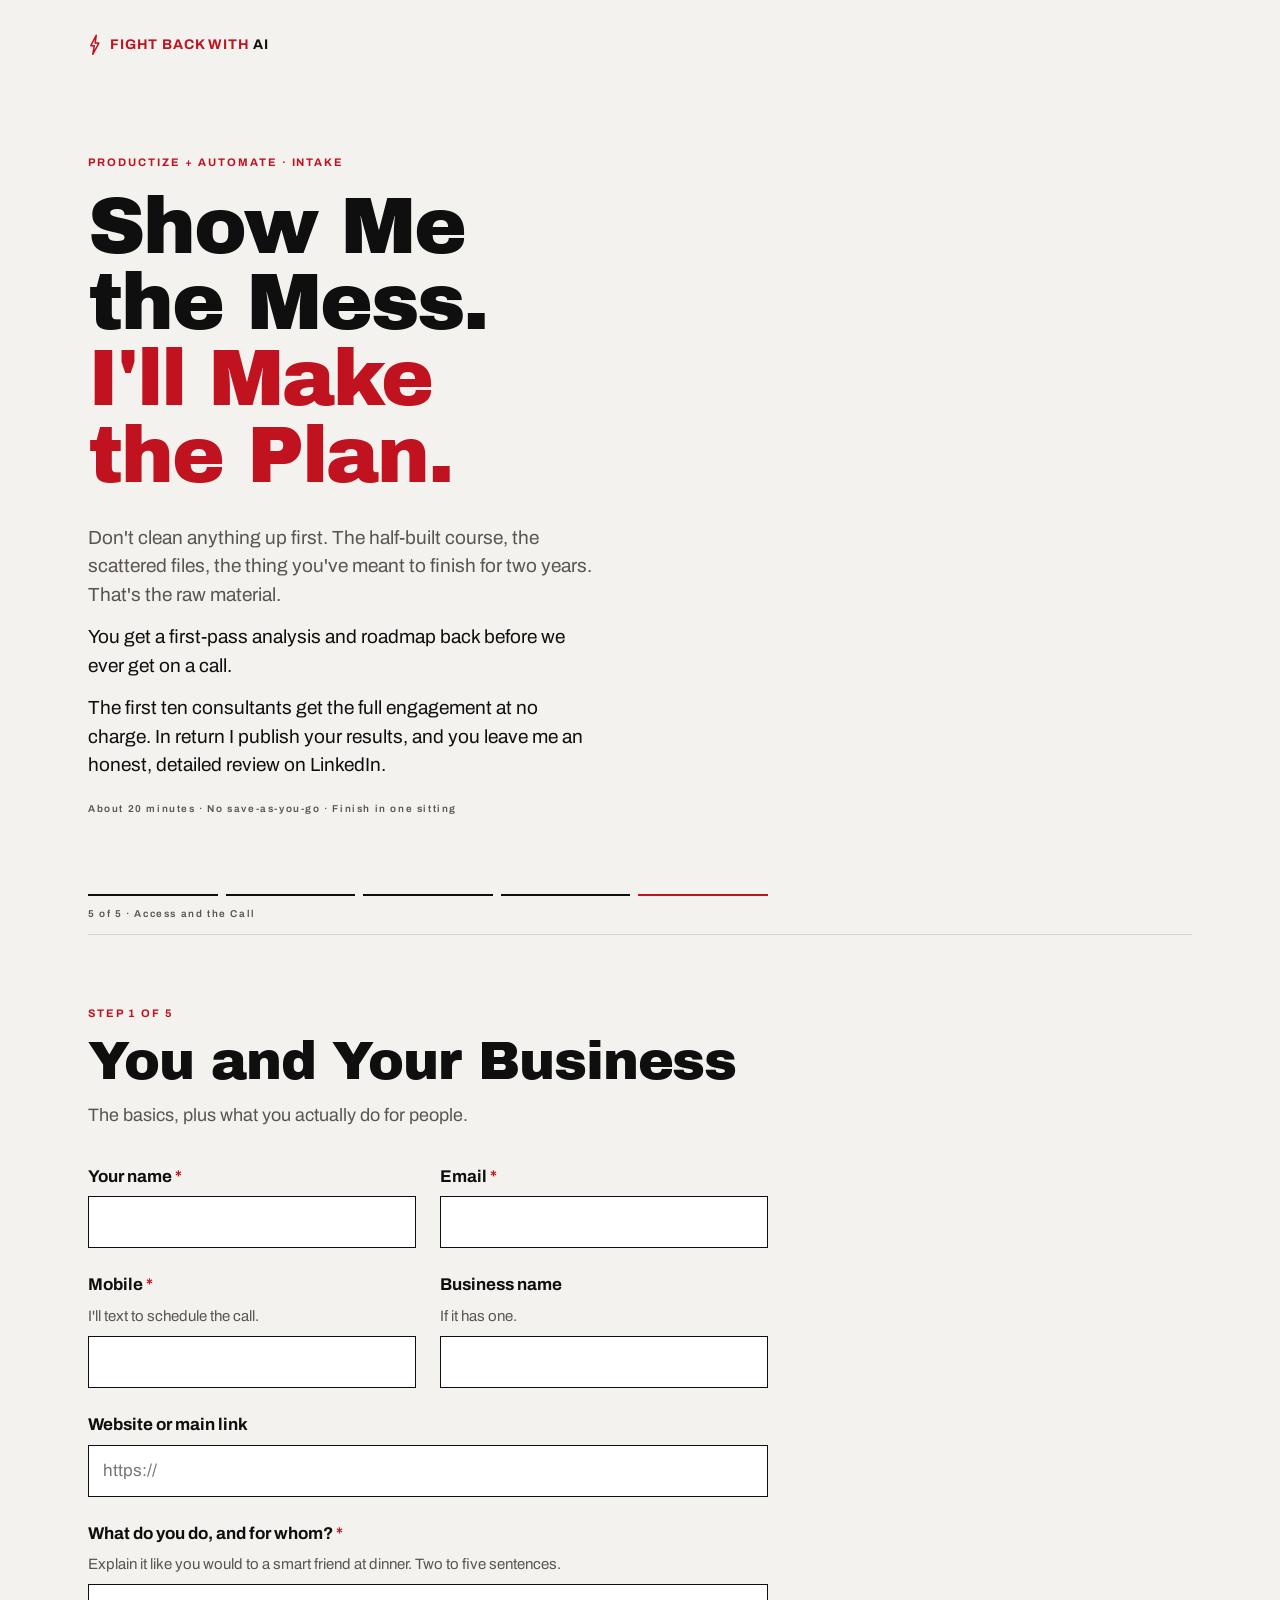
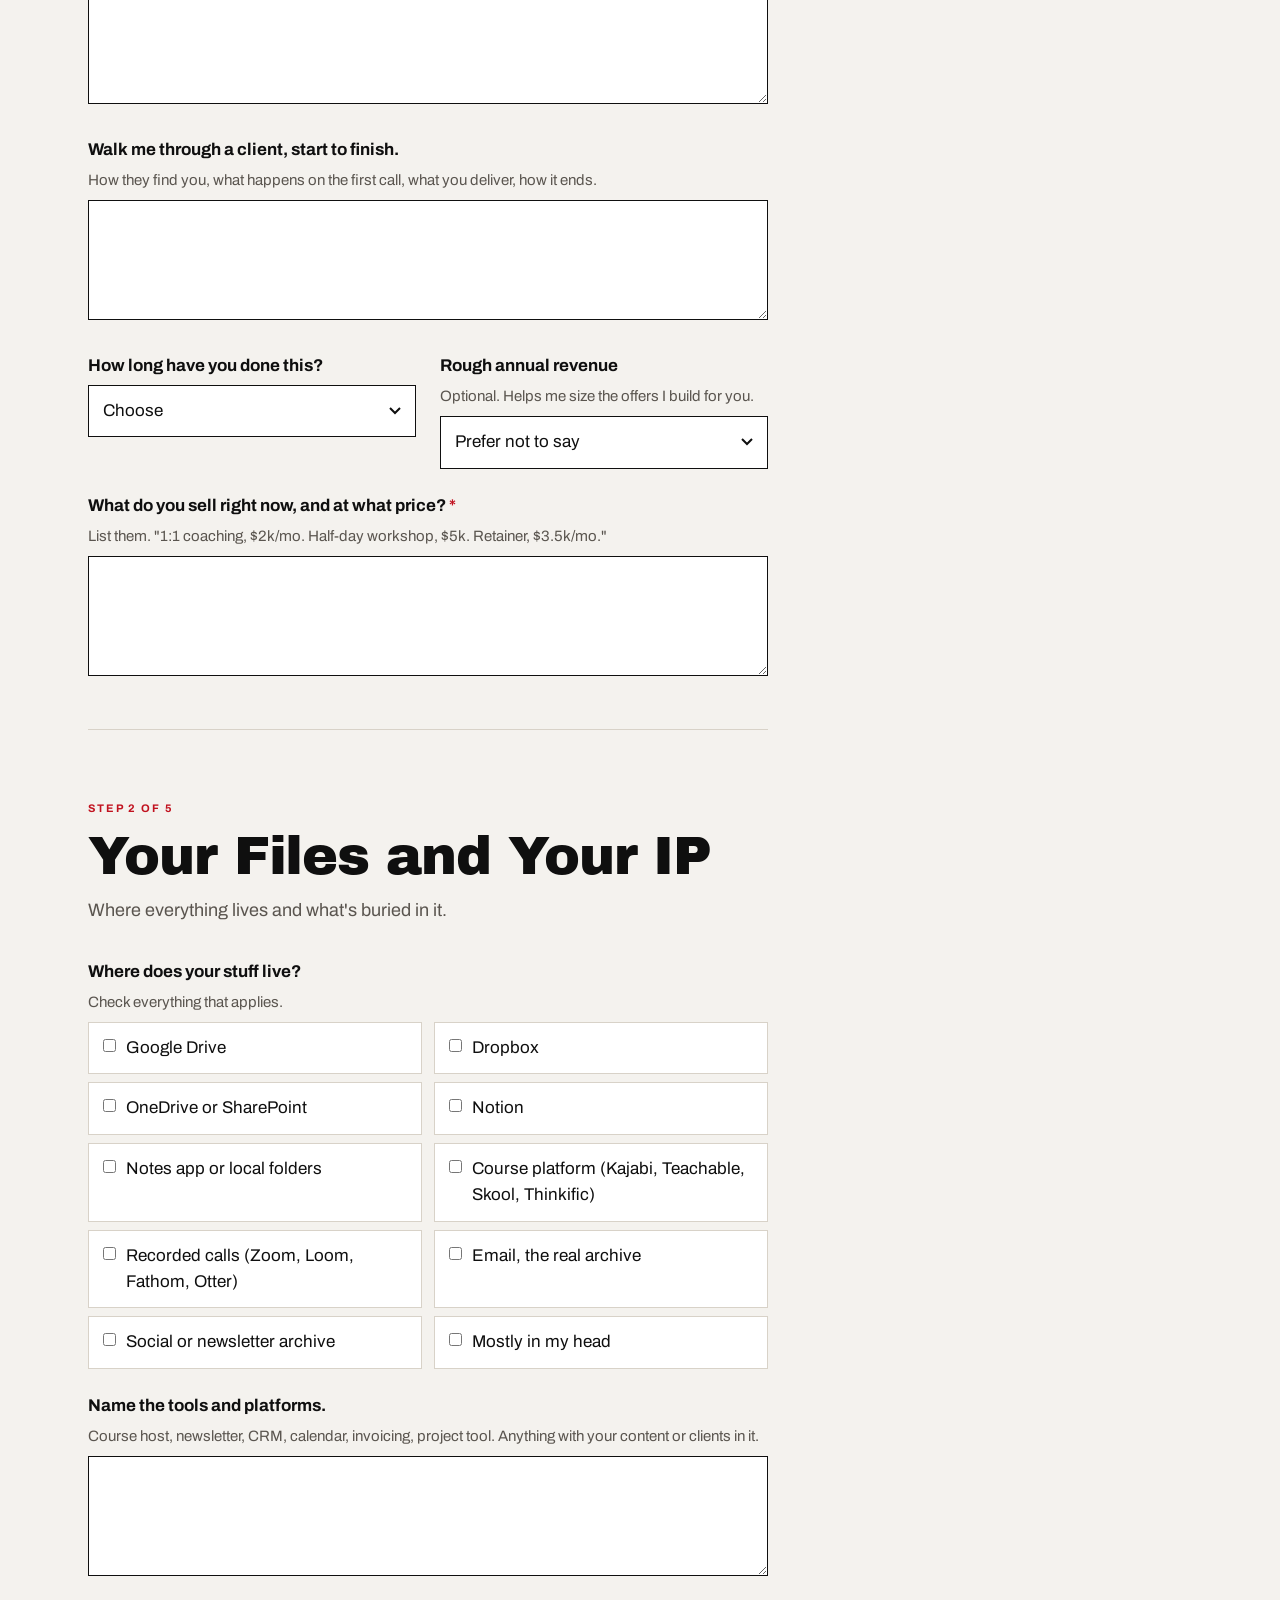
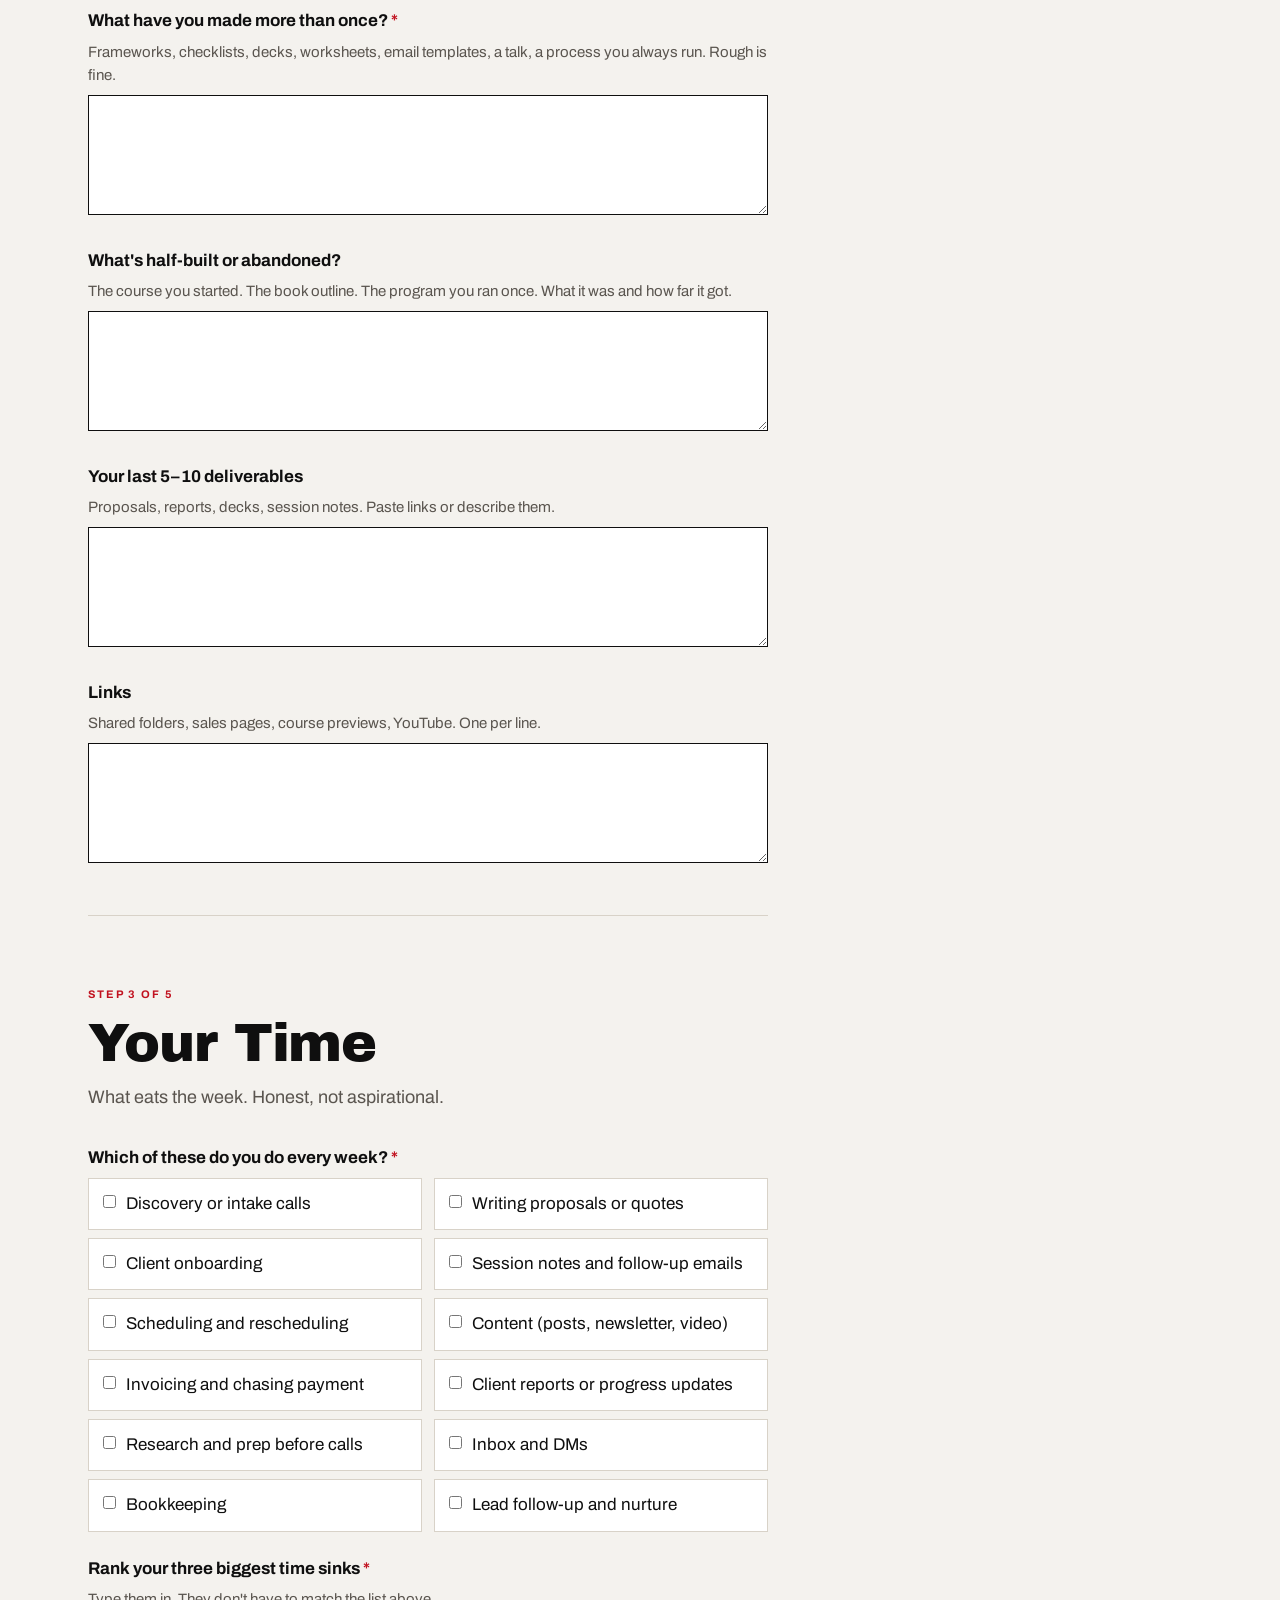
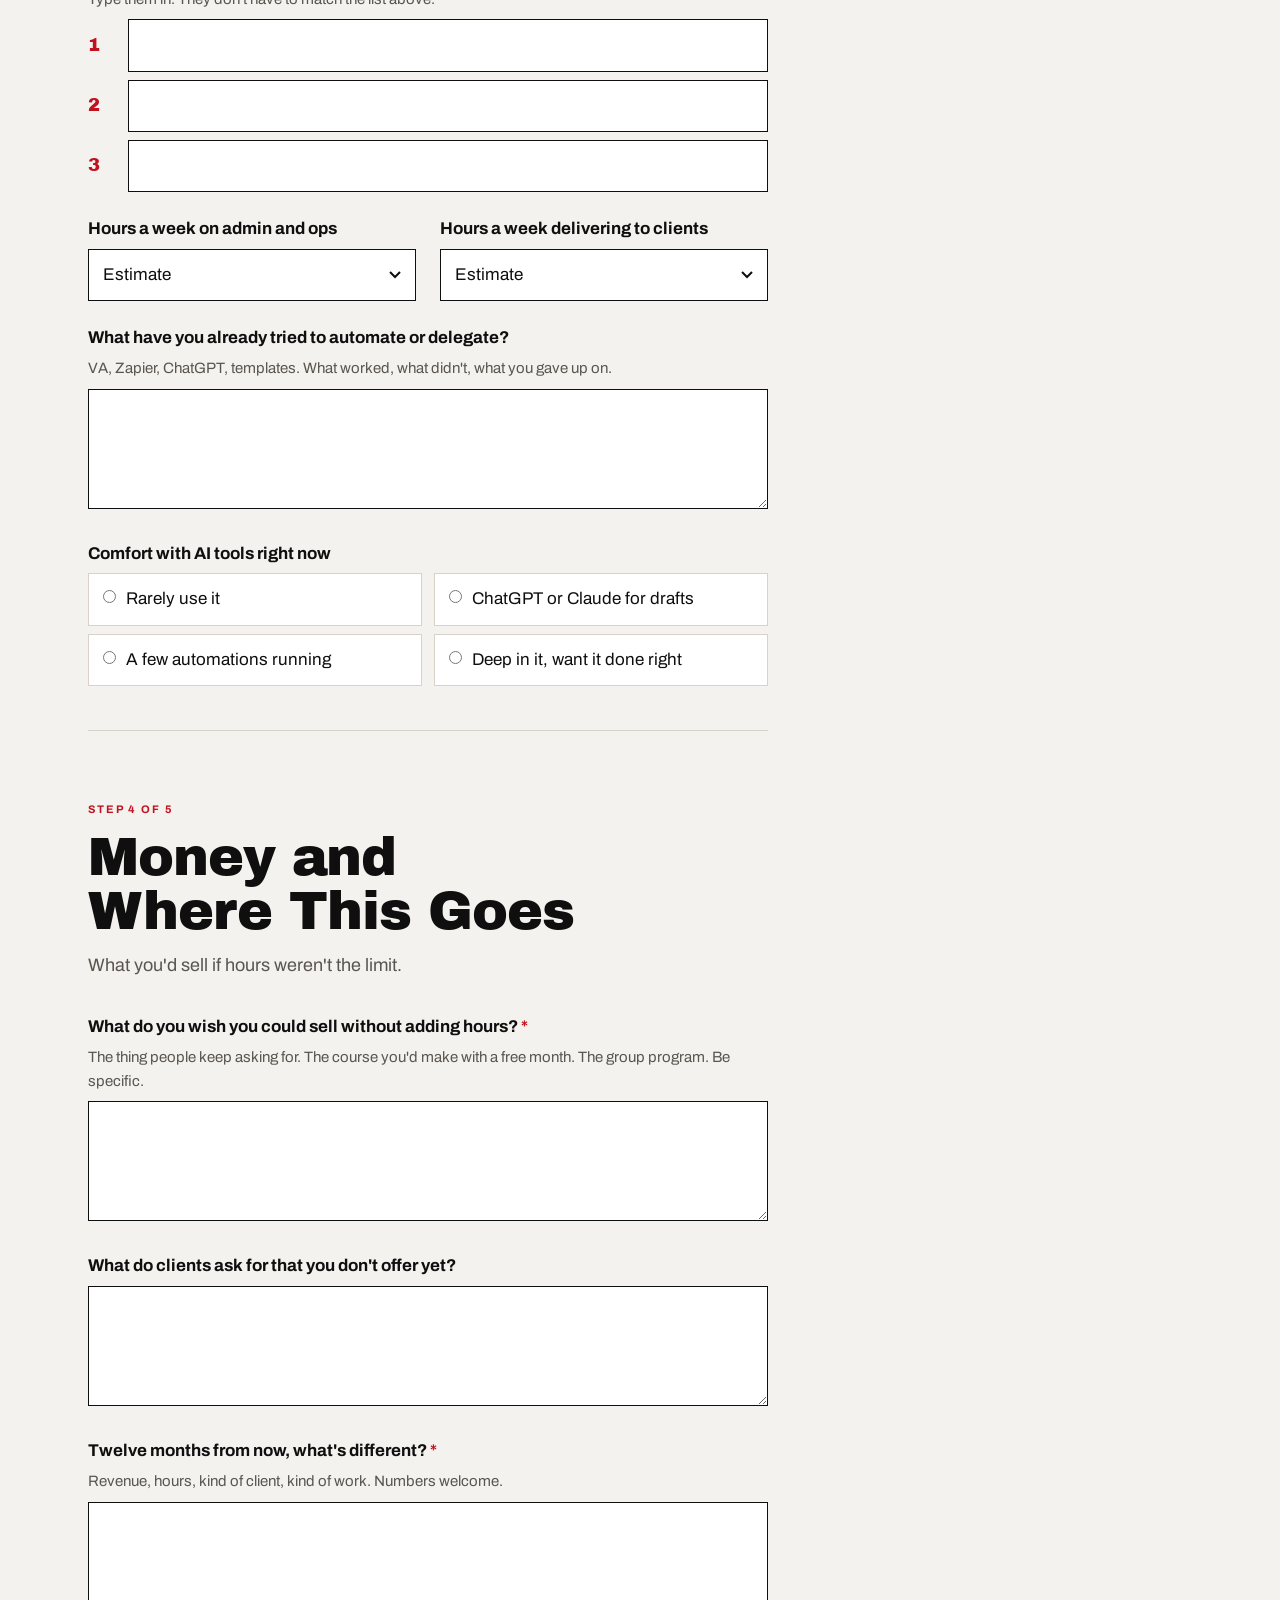
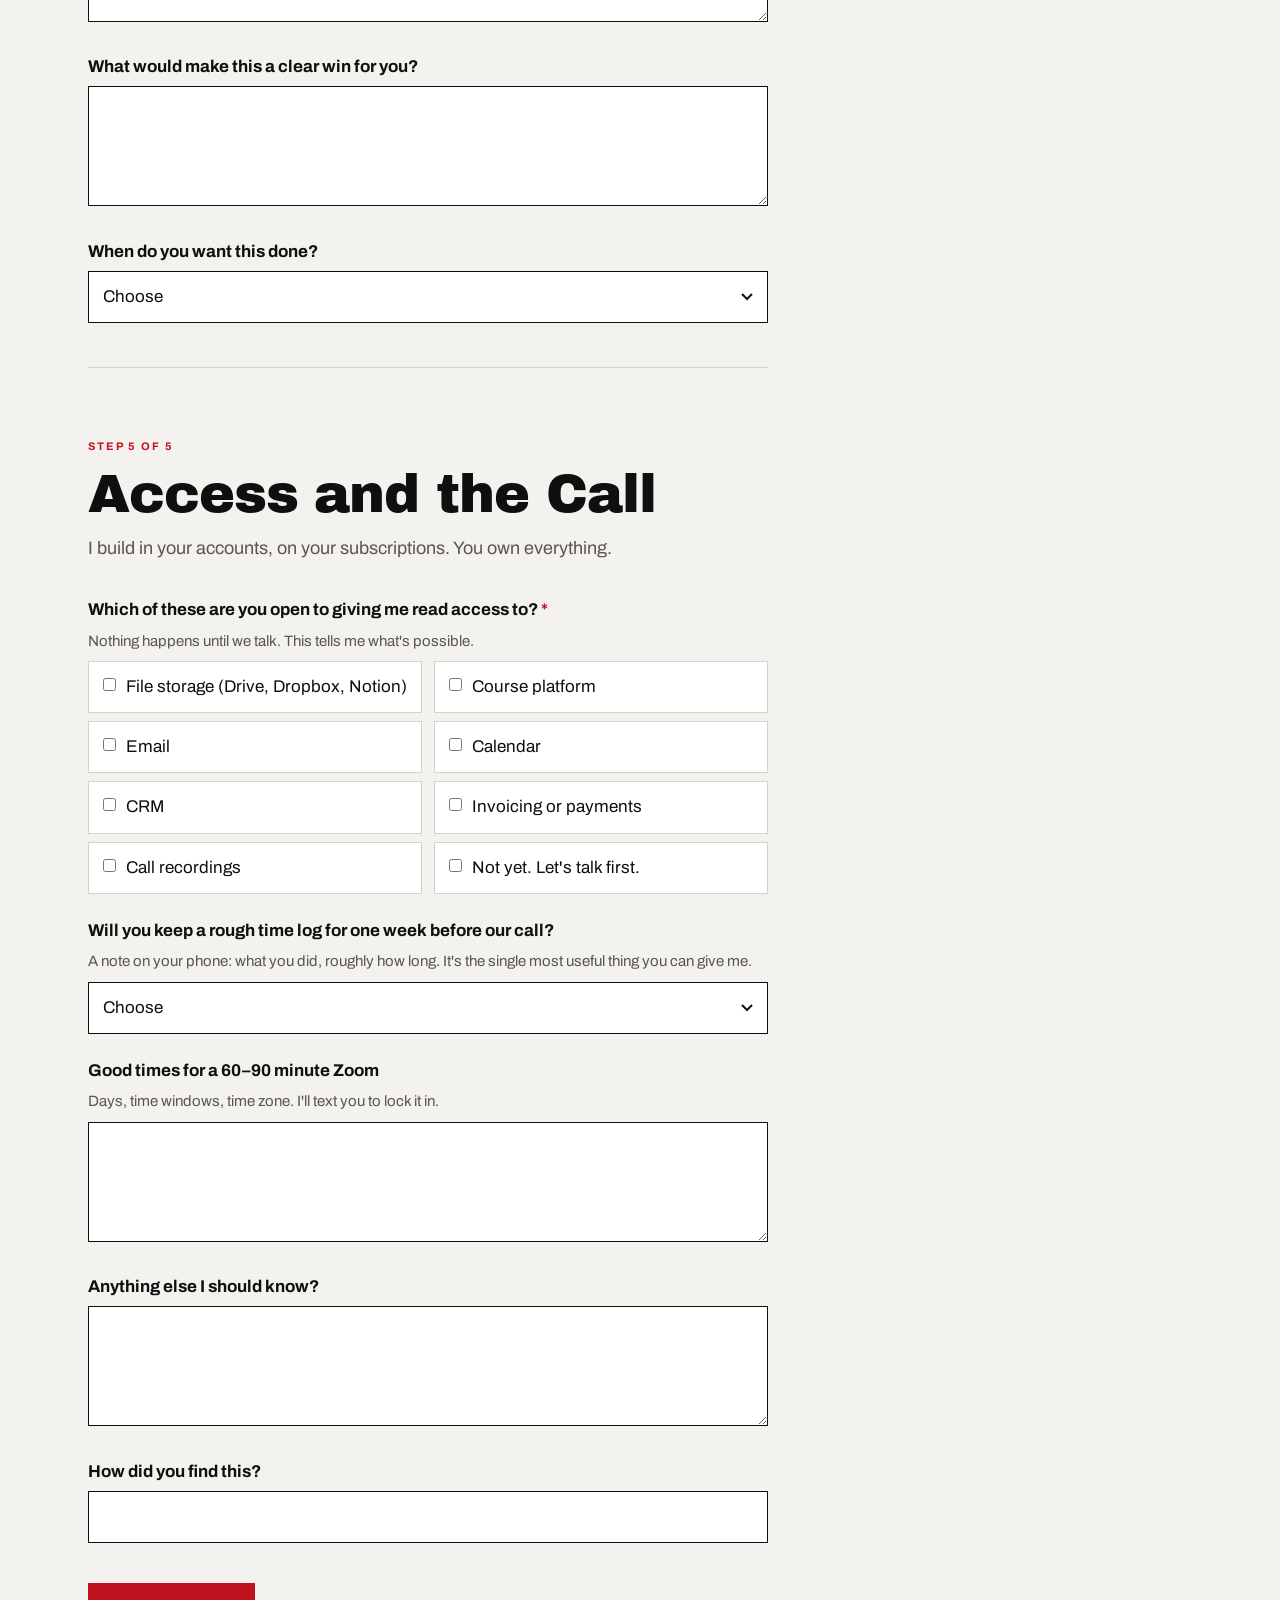
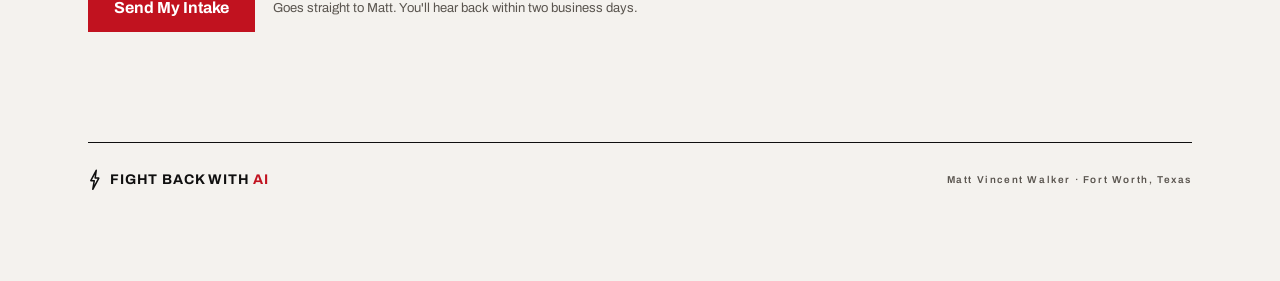
<file: intake.html>
<!doctype html>
<html lang="en">
<head>
<meta charset="utf-8">
<meta name="viewport" content="width=device-width, initial-scale=1">
<title>Productize + Automate Intake — Fight Back with AI</title>
<meta name="description" content="Show me the mess. I'll make the plan.">
<link rel="preconnect" href="https://fonts.googleapis.com">
<link href="https://fonts.googleapis.com/css2?family=Archivo+Black&family=Archivo:wght@400;700&display=swap" rel="stylesheet">
<link rel="stylesheet" href="styles.css?v=2">
<style>
  /* Page-specific rules only. Tokens, type scale, wordmark, bolt, buttons,
     links and tracked caps all come from styles.css. Everything below is
     either unique to this form or a scoped correction to a shared component. */

  main.wrap { padding-top: 34px; padding-bottom: 90px; }
  .ik-col { max-width: 680px; }
  /* The shared h1 rule sizes type against its column, so to get the same
     headline size as the landing page the header has to be the same measure as
     that page's hero copy column. Above ~790px the hero is two columns and that
     column works out to 43vw, capped by the 1200px wrap at 512px. Below 790px
     the hero collapses to one column, the vw term binds on both pages, and no
     cap is needed. The form below stays 680. */
  header.ik-col { container-type: inline-size; }
  @media (min-width: 791px) {
    header.ik-col { max-width: min(43vw, 512px); }
  }
  /* .meta is nowrap elsewhere, where the strings are two or three words.
     Here they are sentences. */
  .meta { white-space: normal; }

  header { padding: 90px 0 60px; }
  header h1 { margin: 18px 0 30px; }
  h1 span { display: block; color: var(--red); }
  header p { font-size: 19px; line-height: 1.5; color: var(--muted); margin: 0 0 14px; max-width: 34em; text-wrap: pretty; }
  header p.ink { color: var(--ink); }

  /* progress rail — the accent slot rule, one crimson segment per set */
  .rail{position:sticky;top:0;background:var(--ground);padding:14px 0 12px;z-index:5;border-bottom:1px solid var(--rule)}
  .rail ol{list-style:none;margin:0;padding:0;display:flex;gap:8px;max-width:680px}
  .rail li{flex:1;border-top:2px solid var(--rule)}
  .rail li.done{border-color:var(--ink)}
  .rail li.now{border-color:var(--red)}
  .ik-rail-label{margin-top:10px}

  section.step{padding:70px 0 20px;border-bottom:1px solid var(--rule)}
  section.step:last-of-type{border-bottom:0}
  .step h2{margin:12px 0 14px}
  .step > p{color:var(--muted);margin:0 0 34px;max-width:36em;font-size:18px}

  .f{margin:0 0 24px}
  .f label,.f legend{display:block;font-weight:700;margin:0 0 6px;padding:0}
  .f .hint{display:block;font-weight:400;color:var(--muted);font-size:15px;margin:0 0 8px}
  .f input[type=text],.f input[type=email],.f input[type=url],.f input[type=tel],.f textarea,.f select{
    width:100%;font:inherit;color:var(--ink);background:var(--white);border:1px solid var(--ink);padding:12px 14px}
  .f select{appearance:none;-webkit-appearance:none;background-image:url("data:image/svg+xml,%3Csvg xmlns='http://www.w3.org/2000/svg' width='12' height='8' viewBox='0 0 12 8'%3E%3Cpath d='M1 1l5 5 5-5' fill='none' stroke='%230f0f0f' stroke-width='2'/%3E%3C/svg%3E");background-repeat:no-repeat;background-position:right 14px center;padding-right:36px}
  .f textarea{min-height:120px;resize:vertical}
  .f input:focus,.f textarea:focus,.f select:focus{outline:2px solid var(--red);outline-offset:0;border-color:var(--red)}
  .f input[aria-invalid=true],.f textarea[aria-invalid=true]{border:2px solid var(--red)}
  .req{color:var(--red)}
  .row{display:grid;grid-template-columns:1fr 1fr;gap:clamp(16px,2vw,24px)}
  @media (max-width:560px){.row{grid-template-columns:1fr}}

  fieldset{border:0;margin:0;padding:0}
  .choices{display:grid;grid-template-columns:1fr 1fr;gap:8px 12px}
  @media (max-width:560px){.choices{grid-template-columns:1fr}}
  .choices label{display:flex;gap:10px;align-items:flex-start;font-weight:400;cursor:pointer;padding:12px 14px;border:1px solid var(--rule);background:var(--white);margin:0}
  .choices label:hover{border-color:var(--ink)}
  .choices label:has(input:checked){border-color:var(--ink);box-shadow:0 2px 10px rgba(15,15,15,.07)}
  .choices label:has(input:focus-visible){outline:2px solid var(--red)}
  .choices input{margin:4px 0 0;accent-color:var(--red);flex:none}

  .rank{margin:8px 0 0;padding:0;list-style:none}
  .rank li{display:flex;gap:12px;align-items:center;margin-bottom:8px}
  .rank li span{font-family:var(--display);font-size:18px;width:28px;flex:none;color:var(--red)}

  .actions{margin-top:40px;display:flex;gap:18px;align-items:center;flex-wrap:wrap}
  .actions .fine{margin-top:0}
  .btn[disabled]{cursor:progress}

  .status{margin-top:18px;padding:14px 16px;border-left:2px solid var(--red);background:var(--white);display:none}
  .status.err{display:block}
  .status.ok{display:block;border-color:var(--ink)}

  /* inverted done state — ink ground, cream type, crimson accent.
     Named ik-done, not done: the rail marks finished segments with .done and a
     bare .done{display:none} was hiding them. */
  .ik-done{display:none;background:var(--ink);color:var(--ground);padding:clamp(34px,4vw,56px);margin-top:40px}
  .ik-done .wordmark{color:var(--ground)}
  .ik-done .wordmark em{color:var(--red)}
  .ik-done h2{font-size:clamp(34px,5.6vw,76px);margin:26px 0 20px}
  .ik-done p{color:var(--ground);opacity:.85;max-width:34em;margin:0 0 12px}
  .ik-done hr{border:0;border-top:1px solid rgba(244,242,238,.25);margin:26px 0 18px}
  .ik-done a{color:var(--ground);border-bottom:2px solid var(--red);padding-bottom:2px}
  .ik-done a:hover{color:var(--red);border-bottom-color:var(--ground)}
  .ik-done .eyebrow{color:var(--red)}

  footer{border-top:1px solid var(--ink);margin-top:90px;padding:26px 0 0;display:flex;justify-content:space-between;gap:16px;flex-wrap:wrap;align-items:center}
  .honey{position:absolute;left:-9999px}
  @media (prefers-reduced-motion:no-preference){.rail li{transition:border-color .2s}}
</style>
</head>
<body>
<main class="wrap">
  <a class="wordmark wordmark-red" href="/" aria-label="Fight Back with AI, home">
    <svg class="bolt" viewBox="0 0 120 200" aria-hidden="true"><path d="M76 12 L26 108 L58 108 L44 188 L100 84 L66 84 Z" fill="none" stroke="currentColor" stroke-width="14" stroke-linejoin="round"/></svg>
    <span>FIGHT BACK WITH <em>AI</em></span>
  </a>

  <header class="ik-col">
    <span class="eyebrow">Productize + Automate · Intake</span>
    <h1>Show Me the Mess. <span>I'll Make the Plan.</span></h1>
    <p>Don't clean anything up first. The half-built course, the scattered files, the thing you've meant to finish for two years. That's the raw material.</p>
    <p class="ink">You get a first-pass analysis and roadmap back before we ever get on a call.</p>
    <p class="ink">The first ten consultants get the full engagement at no charge. In return I publish your results, and you leave me an honest, detailed review on LinkedIn.</p>
    <span class="meta">About 20 minutes · No save-as-you-go · Finish in one sitting</span>
  </header>

  <nav class="rail" aria-label="Progress">
    <ol id="rail"><li class="now"></li><li></li><li></li><li></li><li></li></ol>
    <div class="ik-rail-label meta" id="railLabel">1 of 5 · You and Your Business</div>
  </nav>

  <form id="intake" class="ik-col" novalidate>
    <input class="honey" type="text" name="company_fax" tabindex="-1" autocomplete="off" aria-hidden="true">

    <section class="step" data-step="1">
      <span class="eyebrow">Step 1 of 5</span>
      <h2>You and Your Business</h2>
      <p>The basics, plus what you actually do for people.</p>

      <div class="row">
        <div class="f"><label for="name">Your name <span class="req">*</span></label><input id="name" name="name" type="text" required autocomplete="name"></div>
        <div class="f"><label for="email">Email <span class="req">*</span></label><input id="email" name="email" type="email" required autocomplete="email"></div>
      </div>
      <div class="row">
        <div class="f"><label for="phone">Mobile <span class="req">*</span></label><span class="hint">I'll text to schedule the call.</span><input id="phone" name="phone" type="tel" required autocomplete="tel"></div>
        <div class="f"><label for="business">Business name</label><span class="hint">If it has one.</span><input id="business" name="business" type="text" autocomplete="organization"></div>
      </div>
      <div class="f"><label for="website">Website or main link</label><input id="website" name="website" type="url" placeholder="https://"></div>

      <div class="f">
        <label for="what">What do you do, and for whom? <span class="req">*</span></label>
        <span class="hint">Explain it like you would to a smart friend at dinner. Two to five sentences.</span>
        <textarea id="what" name="what_you_do" required></textarea>
      </div>
      <div class="f">
        <label for="journey">Walk me through a client, start to finish.</label>
        <span class="hint">How they find you, what happens on the first call, what you deliver, how it ends.</span>
        <textarea id="journey" name="client_journey"></textarea>
      </div>
      <div class="row">
        <div class="f">
          <label for="years">How long have you done this?</label>
          <select id="years" name="years"><option value="">Choose</option><option>Under 1 year</option><option>1–3 years</option><option>3–7 years</option><option>7+ years</option></select>
        </div>
        <div class="f">
          <label for="rev">Rough annual revenue</label>
          <span class="hint">Optional. Helps me size the offers I build for you.</span>
          <select id="rev" name="revenue_band"><option value="">Prefer not to say</option><option>Under $50k</option><option>$50k–$150k</option><option>$150k–$400k</option><option>$400k–$1M</option><option>$1M+</option></select>
        </div>
      </div>
      <div class="f">
        <label for="offers">What do you sell right now, and at what price? <span class="req">*</span></label>
        <span class="hint">List them. "1:1 coaching, $2k/mo. Half-day workshop, $5k. Retainer, $3.5k/mo."</span>
        <textarea id="offers" name="current_offers" required></textarea>
      </div>
    </section>

    <section class="step" data-step="2">
      <span class="eyebrow">Step 2 of 5</span>
      <h2>Your Files and Your IP</h2>
      <p>Where everything lives and what's buried in it.</p>

      <div class="f">
        <fieldset>
          <legend>Where does your stuff live?</legend>
          <span class="hint">Check everything that applies.</span>
          <div class="choices">
            <label><input type="checkbox" name="storage" value="Google Drive">Google Drive</label>
            <label><input type="checkbox" name="storage" value="Dropbox">Dropbox</label>
            <label><input type="checkbox" name="storage" value="OneDrive / SharePoint">OneDrive or SharePoint</label>
            <label><input type="checkbox" name="storage" value="Notion">Notion</label>
            <label><input type="checkbox" name="storage" value="Notes app / local">Notes app or local folders</label>
            <label><input type="checkbox" name="storage" value="Course platform">Course platform (Kajabi, Teachable, Skool, Thinkific)</label>
            <label><input type="checkbox" name="storage" value="Recorded calls">Recorded calls (Zoom, Loom, Fathom, Otter)</label>
            <label><input type="checkbox" name="storage" value="Email">Email, the real archive</label>
            <label><input type="checkbox" name="storage" value="Social / newsletter">Social or newsletter archive</label>
            <label><input type="checkbox" name="storage" value="My head">Mostly in my head</label>
          </div>
        </fieldset>
      </div>
      <div class="f">
        <label for="platforms">Name the tools and platforms.</label>
        <span class="hint">Course host, newsletter, CRM, calendar, invoicing, project tool. Anything with your content or clients in it.</span>
        <textarea id="platforms" name="platforms"></textarea>
      </div>
      <div class="f">
        <label for="ip">What have you made more than once? <span class="req">*</span></label>
        <span class="hint">Frameworks, checklists, decks, worksheets, email templates, a talk, a process you always run. Rough is fine.</span>
        <textarea id="ip" name="repeat_assets" required></textarea>
      </div>
      <div class="f">
        <label for="halfbuilt">What's half-built or abandoned?</label>
        <span class="hint">The course you started. The book outline. The program you ran once. What it was and how far it got.</span>
        <textarea id="halfbuilt" name="half_built"></textarea>
      </div>
      <div class="f">
        <label for="deliverables">Your last 5–10 deliverables</label>
        <span class="hint">Proposals, reports, decks, session notes. Paste links or describe them.</span>
        <textarea id="deliverables" name="recent_deliverables"></textarea>
      </div>
      <div class="f">
        <label for="links">Links</label>
        <span class="hint">Shared folders, sales pages, course previews, YouTube. One per line.</span>
        <textarea id="links" name="links"></textarea>
      </div>
    </section>

    <section class="step" data-step="3">
      <span class="eyebrow">Step 3 of 5</span>
      <h2>Your Time</h2>
      <p>What eats the week. Honest, not aspirational.</p>

      <div class="f">
        <fieldset>
          <legend>Which of these do you do every week? <span class="req">*</span></legend>
          <div class="choices">
            <label><input type="checkbox" name="tasks" value="Discovery / intake calls">Discovery or intake calls</label>
            <label><input type="checkbox" name="tasks" value="Writing proposals">Writing proposals or quotes</label>
            <label><input type="checkbox" name="tasks" value="Client onboarding">Client onboarding</label>
            <label><input type="checkbox" name="tasks" value="Session notes and follow-up">Session notes and follow-up emails</label>
            <label><input type="checkbox" name="tasks" value="Scheduling">Scheduling and rescheduling</label>
            <label><input type="checkbox" name="tasks" value="Content creation">Content (posts, newsletter, video)</label>
            <label><input type="checkbox" name="tasks" value="Invoicing and chasing payment">Invoicing and chasing payment</label>
            <label><input type="checkbox" name="tasks" value="Reporting">Client reports or progress updates</label>
            <label><input type="checkbox" name="tasks" value="Research and prep">Research and prep before calls</label>
            <label><input type="checkbox" name="tasks" value="Inbox">Inbox and DMs</label>
            <label><input type="checkbox" name="tasks" value="Bookkeeping">Bookkeeping</label>
            <label><input type="checkbox" name="tasks" value="Lead follow-up">Lead follow-up and nurture</label>
          </div>
        </fieldset>
      </div>
      <div class="f">
        <label>Rank your three biggest time sinks <span class="req">*</span></label>
        <span class="hint">Type them in. They don't have to match the list above.</span>
        <ol class="rank">
          <li><span>1</span><input type="text" name="sink_1" required aria-label="Biggest time sink"></li>
          <li><span>2</span><input type="text" name="sink_2" aria-label="Second time sink"></li>
          <li><span>3</span><input type="text" name="sink_3" aria-label="Third time sink"></li>
        </ol>
      </div>
      <div class="row">
        <div class="f">
          <label for="hrs_admin">Hours a week on admin and ops</label>
          <select id="hrs_admin" name="hours_admin"><option value="">Estimate</option><option>Under 5</option><option>5–10</option><option>10–20</option><option>20+</option></select>
        </div>
        <div class="f">
          <label for="hrs_deliver">Hours a week delivering to clients</label>
          <select id="hrs_deliver" name="hours_delivery"><option value="">Estimate</option><option>Under 10</option><option>10–20</option><option>20–35</option><option>35+</option></select>
        </div>
      </div>
      <div class="f">
        <label for="tried">What have you already tried to automate or delegate?</label>
        <span class="hint">VA, Zapier, ChatGPT, templates. What worked, what didn't, what you gave up on.</span>
        <textarea id="tried" name="tried_before"></textarea>
      </div>
      <div class="f">
        <fieldset>
          <legend>Comfort with AI tools right now</legend>
          <div class="choices">
            <label><input type="radio" name="ai_level" value="Rarely use it">Rarely use it</label>
            <label><input type="radio" name="ai_level" value="ChatGPT for drafts">ChatGPT or Claude for drafts</label>
            <label><input type="radio" name="ai_level" value="Some automations running">A few automations running</label>
            <label><input type="radio" name="ai_level" value="Deep in it">Deep in it, want it done right</label>
          </div>
        </fieldset>
      </div>
    </section>

    <section class="step" data-step="4">
      <span class="eyebrow">Step 4 of 5</span>
      <h2>Money and Where This Goes</h2>
      <p>What you'd sell if hours weren't the limit.</p>

      <div class="f">
        <label for="wish">What do you wish you could sell without adding hours? <span class="req">*</span></label>
        <span class="hint">The thing people keep asking for. The course you'd make with a free month. The group program. Be specific.</span>
        <textarea id="wish" name="wish_to_sell" required></textarea>
      </div>
      <div class="f">
        <label for="asked">What do clients ask for that you don't offer yet?</label>
        <textarea id="asked" name="unmet_requests"></textarea>
      </div>
      <div class="f">
        <label for="goal">Twelve months from now, what's different? <span class="req">*</span></label>
        <span class="hint">Revenue, hours, kind of client, kind of work. Numbers welcome.</span>
        <textarea id="goal" name="twelve_month_goal" required></textarea>
      </div>
      <div class="f">
        <label for="done">What would make this a clear win for you?</label>
        <textarea id="done" name="definition_of_win"></textarea>
      </div>
      <div class="f">
        <label for="timeline">When do you want this done?</label>
        <select id="timeline" name="timeline"><option value="">Choose</option><option>Next 30 days</option><option>Next 60 days</option><option>This quarter</option><option>No rush, want it right</option></select>
      </div>
    </section>

    <section class="step" data-step="5">
      <span class="eyebrow">Step 5 of 5</span>
      <h2>Access and the Call</h2>
      <p>I build in your accounts, on your subscriptions. You own everything.</p>

      <div class="f">
        <fieldset>
          <legend>Which of these are you open to giving me read access to? <span class="req">*</span></legend>
          <span class="hint">Nothing happens until we talk. This tells me what's possible.</span>
          <div class="choices">
            <label><input type="checkbox" name="access" value="File storage">File storage (Drive, Dropbox, Notion)</label>
            <label><input type="checkbox" name="access" value="Course platform">Course platform</label>
            <label><input type="checkbox" name="access" value="Email">Email</label>
            <label><input type="checkbox" name="access" value="Calendar">Calendar</label>
            <label><input type="checkbox" name="access" value="CRM">CRM</label>
            <label><input type="checkbox" name="access" value="Invoicing">Invoicing or payments</label>
            <label><input type="checkbox" name="access" value="Call recordings">Call recordings</label>
            <label><input type="checkbox" name="access" value="Not yet">Not yet. Let's talk first.</label>
          </div>
        </fieldset>
      </div>
      <div class="f">
        <label for="timelog">Will you keep a rough time log for one week before our call?</label>
        <span class="hint">A note on your phone: what you did, roughly how long. It's the single most useful thing you can give me.</span>
        <select id="timelog" name="time_log"><option value="">Choose</option><option>Yes</option><option>I'll try</option><option>No, use my calendar and sent mail instead</option></select>
      </div>
      <div class="f">
        <label for="availability">Good times for a 60–90 minute Zoom</label>
        <span class="hint">Days, time windows, time zone. I'll text you to lock it in.</span>
        <textarea id="availability" name="availability"></textarea>
      </div>
      <div class="f">
        <label for="anything">Anything else I should know?</label>
        <textarea id="anything" name="anything_else"></textarea>
      </div>
      <div class="f">
        <label for="source">How did you find this?</label>
        <input id="source" name="source" type="text">
      </div>

      <div class="actions">
        <button type="submit" class="btn" id="submitBtn">Send My Intake</button>
        <span class="fine">Goes straight to Matt. You'll hear back within two business days.</span>
      </div>
      <div class="status" id="status" role="status" aria-live="polite"></div>
    </section>
  </form>

  <section class="ik-done ik-col" id="done">
    <span class="wordmark" aria-hidden="true">
      <svg class="bolt" viewBox="0 0 120 200"><path d="M76 12 L26 108 L58 108 L44 188 L100 84 L66 84 Z" fill="none" stroke="currentColor" stroke-width="14" stroke-linejoin="round"/></svg>
      <span>FIGHT BACK WITH <em>AI</em></span>
    </span>
    <h2>Got It.</h2>
    <p>Your answers are in. I'll read everything, run the first-pass analysis, and text you to set up the call.</p>
    <p>If you said yes to the time log, start it tomorrow morning.</p>
    <hr>
    <span class="eyebrow">Questions in the meantime</span>
    <p style="margin-top:8px"><a href="mailto:hello@6signal.co">hello@6signal.co</a></p>
  </section>

  <footer>
    <span class="wordmark" aria-hidden="true">
      <svg class="bolt" viewBox="0 0 120 200"><path d="M76 12 L26 108 L58 108 L44 188 L100 84 L66 84 Z" fill="none" stroke="currentColor" stroke-width="14" stroke-linejoin="round"/></svg>
      <span>FIGHT BACK WITH <em>AI</em></span>
    </span>
    <span class="meta">Matt Vincent Walker · Fort Worth, Texas</span>
  </footer>
</main>

<script>
(function(){
  // Submissions go to the Netlify function at /api/intake (Claude analysis + email to Matt).
  // No-backend fallback: set ENDPOINT to a Formspree URL, e.g. "https://formspree.io/f/xxxxxxx".
  const ENDPOINT = "/api/intake"; // Netlify function, see netlify/functions/intake.mjs

  const form = document.getElementById('intake');
  const steps = [...document.querySelectorAll('section.step')];
  const rail = [...document.querySelectorAll('#rail li')];
  const railLabel = document.getElementById('railLabel');
  const labels = ['You and Your Business','Your Files and Your IP','Your Time','Money and Where This Goes','Access and the Call'];

  const io = new IntersectionObserver(entries=>{
    entries.forEach(e=>{
      if(!e.isIntersecting) return;
      const i = steps.indexOf(e.target);
      rail.forEach((li,j)=>{ li.className = j<i?'done':(j===i?'now':''); });
      railLabel.textContent = (i+1)+' of 5 · '+labels[i];
    });
  },{rootMargin:'-40% 0px -55% 0px'});
  steps.forEach(s=>io.observe(s));

  function collect(){
    const fd = new FormData(form);
    const out = {};
    for(const [k,v] of fd.entries()){
      if(k==='company_fax') continue;
      if(out[k]!==undefined){ out[k] = [].concat(out[k], v); } else { out[k] = v; }
    }
    ['storage','tasks','access'].forEach(k=>{ if(out[k]===undefined) out[k]=[]; else if(!Array.isArray(out[k])) out[k]=[out[k]]; });
    out.submitted_at = new Date().toISOString();
    out.page = location.href;
    return out;
  }

  function validate(){
    let first = null;
    form.querySelectorAll('[required]').forEach(el=>{
      const bad = !el.value.trim();
      el.setAttribute('aria-invalid', bad?'true':'false');
      if(bad && !first) first = el;
    });
    ['tasks','access'].forEach(name=>{
      const group = form.querySelectorAll('input[name="'+name+'"]');
      const any = [...group].some(c=>c.checked);
      group.forEach(c=>c.closest('label').style.borderColor = any?'':'var(--red)');
      if(!any && !first) first = group[0];
    });
    return first;
  }

  form.addEventListener('submit', async (e)=>{
    e.preventDefault();
    const status = document.getElementById('status');
    status.className='status';
    if(form.company_fax.value){ return; }
    const bad = validate();
    if(bad){
      status.className='status err';
      status.textContent='A few required answers are missing. They are outlined in red.';
      bad.scrollIntoView({behavior:'smooth',block:'center'}); bad.focus({preventScroll:true});
      return;
    }
    const btn = document.getElementById('submitBtn');
    btn.disabled = true; btn.textContent='Sending';
    try{
      const res = await fetch(ENDPOINT,{method:'POST',headers:{'Content-Type':'application/json','Accept':'application/json'},body:JSON.stringify(collect())});
      if(!res.ok) throw new Error('HTTP '+res.status);
      form.style.display='none';
      document.querySelector('.rail').style.display='none';
      document.getElementById('done').style.display='block';
      window.scrollTo({top:0,behavior:'smooth'});
    }catch(err){
      status.className='status err';
      status.innerHTML='Couldn\'t send. Check your connection and try again, or email your answers to <a href="mailto:hello@6signal.co">hello@6signal.co</a>.';
      btn.disabled=false; btn.textContent='Send My Intake';
    }
  });
})();
</script>
</body>
</html>
</file>
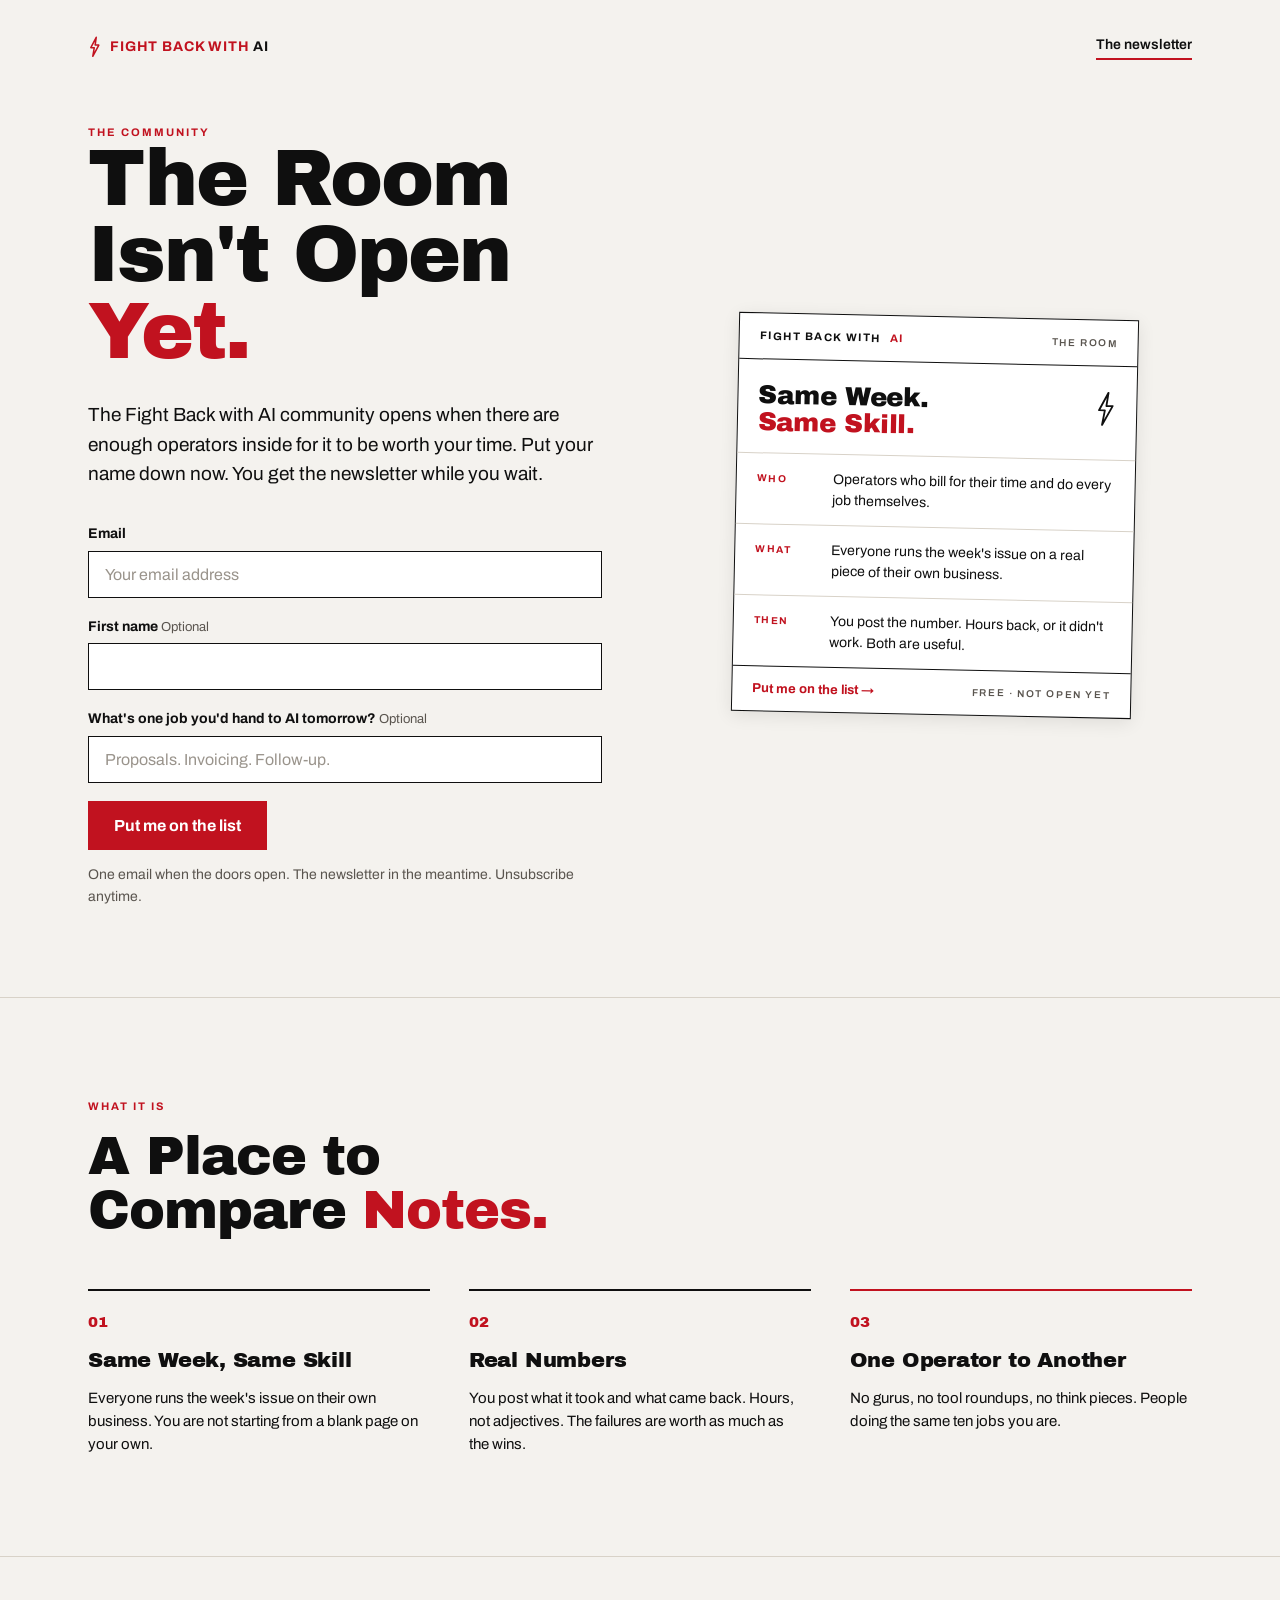
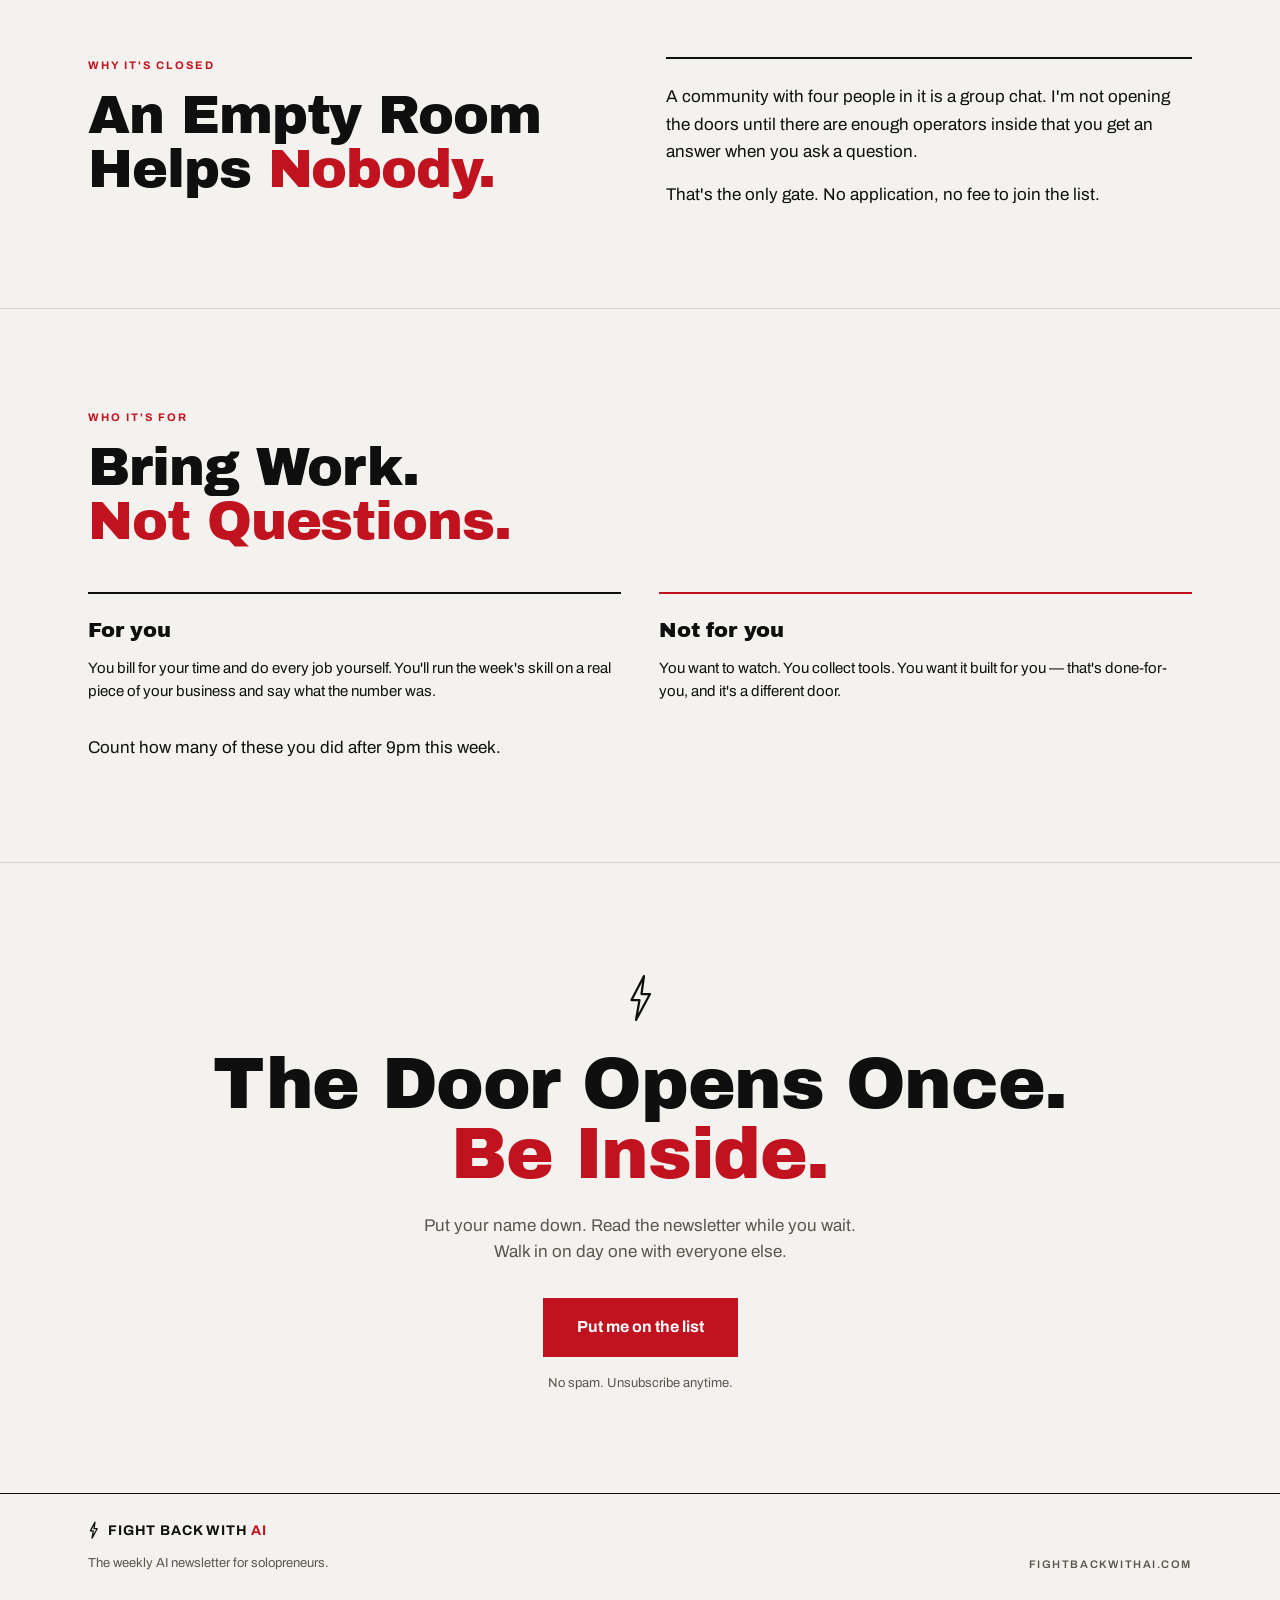
<file: waitlist.html>
<!DOCTYPE html>
<html lang="en">
<head>
<meta charset="utf-8">
<meta name="viewport" content="width=device-width, initial-scale=1">
<title>Waitlist — Fight Back with AI</title>
<meta name="description" content="The Fight Back with AI community opens when there are enough operators inside for it to be worth your time. Put your name down now.">
<meta property="og:title" content="Waitlist — Fight Back with AI">
<meta property="og:description" content="Nobody walks into an empty room. Put your name down for the community. You get the newsletter while you wait.">
<meta property="og:type" content="website">
<meta property="og:url" content="https://fightbackwithai.com/waitlist">
<meta property="og:image" content="/og-image.png">
<meta property="og:image:width" content="1200">
<meta property="og:image:height" content="630">
<meta name="twitter:card" content="summary_large_image">
<meta name="twitter:image" content="/og-image.png">
<meta name="theme-color" content="#f4f2ee">
<link rel="icon" href="/favicon.ico" sizes="any">
<link rel="icon" type="image/png" sizes="32x32" href="/favicon-32.png">
<link rel="icon" type="image/png" sizes="16x16" href="/favicon-16.png">
<link rel="apple-touch-icon" href="/apple-touch-icon.png">
<link rel="preconnect" href="https://fonts.googleapis.com">
<link rel="preconnect" href="https://fonts.gstatic.com" crossorigin>
<link href="https://fonts.googleapis.com/css2?family=Archivo:ital,wght@0,400;0,500;0,600;0,700;1,400;1,600&family=Archivo+Black&display=swap" rel="stylesheet">
<link rel="stylesheet" href="styles.css?v=2">
<script>document.documentElement.classList.add('js');</script>
</head>
<body>

<header class="nav">
  <div class="wrap nav-inner">
    <a class="wordmark wordmark-red" href="/" aria-label="Fight Back with AI home">
      <svg class="bolt" viewBox="0 0 120 200" aria-hidden="true"><path d="M76 12 L26 108 L58 108 L44 188 L100 84 L66 84 Z" fill="none" stroke="currentColor" stroke-width="14" stroke-linejoin="round"/></svg>
      <span>FIGHT BACK WITH <em>AI</em></span>
    </a>
    <a class="link-ul" href="/">The newsletter</a>
  </div>
</header>

<main>

<section class="hero wrap">
  <div class="hero-copy">
    <span class="eyebrow reveal">The community</span>
    <h1 class="reveal">The Room<br>Isn't Open<br><em>Yet.</em></h1>
    <p class="lede reveal">The Fight Back with AI community opens when there are enough operators inside for it to be worth your time. Put your name down now. You get the newsletter while you wait.</p>

    <div id="join" class="signup reveal">
      <form class="wl-form" action="/api/waitlist" method="post" data-waitlist>
        <div class="wl-field">
          <label for="wl-email">Email</label>
          <input id="wl-email" class="wl-input" type="email" name="email" placeholder="Your email address" required autocomplete="email">
        </div>
        <div class="wl-field">
          <label for="wl-name">First name <span class="hint">Optional</span></label>
          <input id="wl-name" class="wl-input" type="text" name="first_name" autocomplete="given-name" maxlength="100">
        </div>
        <div class="wl-field">
          <label for="wl-job">What's one job you'd hand to AI tomorrow? <span class="hint">Optional</span></label>
          <input id="wl-job" class="wl-input" type="text" name="ai_job" maxlength="300" placeholder="Proposals. Invoicing. Follow-up.">
        </div>
        <p class="wl-honey" aria-hidden="true"><label>Do not fill this in <input type="text" name="company_fax" tabindex="-1" autocomplete="off"></label></p>
        <div><button class="btn" type="submit">Put me on the list</button></div>
      </form>
      <p class="fine signup-msg" data-waitlist-msg role="status" aria-live="polite" hidden></p>
      <p class="fine">One email when the doors open. The newsletter in the meantime. Unsubscribe anytime.</p>
    </div>
  </div>

  <div class="hero-card reveal">
    <article class="card tilt">
      <div class="card-head">
        <span class="wordmark wordmark-sm">FIGHT BACK WITH <em>AI</em></span>
        <span class="meta">THE ROOM</span>
      </div>
      <div class="card-title">
        <span class="display-sm">Same Week.<br><em>Same Skill.</em></span>
        <svg class="bolt bolt-md" viewBox="0 0 120 200" aria-hidden="true"><path d="M76 12 L26 108 L58 108 L44 188 L100 84 L66 84 Z" fill="none" stroke="currentColor" stroke-width="10" stroke-linejoin="round"/></svg>
      </div>
      <div class="card-row"><span class="label">WHO</span><span>Operators who bill for their time and do every job themselves.</span></div>
      <div class="card-row"><span class="label">WHAT</span><span>Everyone runs the week's issue on a real piece of their own business.</span></div>
      <div class="card-row"><span class="label">THEN</span><span>You post the number. Hours back, or it didn't work. Both are useful.</span></div>
      <div class="card-foot">
        <a class="link-red" href="#join">Put me on the list &rarr;</a>
        <span class="meta">FREE · NOT OPEN YET</span>
      </div>
    </article>
  </div>
</section>

<section class="rule">
  <div class="wrap">
    <div class="sec-head reveal">
      <span class="eyebrow">What it is</span>
      <h2>A Place to Compare <em>Notes.</em></h2>
    </div>
    <div class="cols cols-3">
      <div class="col reveal">
        <span class="num">01</span>
        <h3>Same Week, Same Skill</h3>
        <p>Everyone runs the week's issue on their own business. You are not starting from a blank page on your own.</p>
      </div>
      <div class="col reveal" style="transition-delay:.08s">
        <span class="num">02</span>
        <h3>Real Numbers</h3>
        <p>You post what it took and what came back. Hours, not adjectives. The failures are worth as much as the wins.</p>
      </div>
      <div class="col col-red reveal" style="transition-delay:.16s">
        <span class="num">03</span>
        <h3>One Operator to Another</h3>
        <p>No gurus, no tool roundups, no think pieces. People doing the same ten jobs you are.</p>
      </div>
    </div>
  </div>
</section>

<section class="rule">
  <div class="wrap two-up">
    <div class="reveal">
      <span class="eyebrow">Why it's closed</span>
      <h2>An Empty Room Helps <em>Nobody.</em></h2>
    </div>
    <div class="note reveal">
      <p>A community with four people in it is a group chat. I'm not opening the doors until there are enough operators inside that you get an answer when you ask a question.</p>
      <p>That's the only gate. No application, no fee to join the list.</p>
    </div>
  </div>
</section>

<section class="rule">
  <div class="wrap">
    <div class="sec-head reveal">
      <span class="eyebrow">Who it's for</span>
      <h2>Bring Work. <em>Not Questions.</em></h2>
    </div>
    <div class="cols cols-2">
      <div class="col reveal">
        <h3>For you</h3>
        <p>You bill for your time and do every job yourself. You'll run the week's skill on a real piece of your business and say what the number was.</p>
      </div>
      <div class="col col-red reveal" style="transition-delay:.08s">
        <h3>Not for you</h3>
        <p>You want to watch. You collect tools. You want it built for you — that's done-for-you, and it's a different door.</p>
      </div>
    </div>
    <p class="close reveal">Count how many of these you did after 9pm this week.</p>
  </div>
</section>

<section class="rule cta">
  <div class="wrap cta-inner">
    <svg class="bolt bolt-lg reveal" viewBox="0 0 120 200" aria-hidden="true"><path d="M76 12 L26 108 L58 108 L44 188 L100 84 L66 84 Z" fill="none" stroke="currentColor" stroke-width="9" stroke-linejoin="round"/></svg>
    <h2 class="reveal">The Door Opens Once.<br><em>Be Inside.</em></h2>
    <p class="sub reveal">Put your name down. Read the newsletter while you wait. Walk in on day one with everyone else.</p>
    <a class="btn btn-lg reveal" href="#join">Put me on the list</a>
    <p class="fine reveal">No spam. Unsubscribe anytime.</p>
  </div>
</section>

</main>

<footer class="footer">
  <div class="wrap footer-inner">
    <div>
      <span class="wordmark">
        <svg class="bolt bolt-xs" viewBox="0 0 120 200" aria-hidden="true"><path d="M76 12 L26 108 L58 108 L44 188 L100 84 L66 84 Z" fill="none" stroke="currentColor" stroke-width="14" stroke-linejoin="round"/></svg>
        <span>FIGHT BACK WITH <em>AI</em></span>
      </span>
      <p class="fine">The weekly AI newsletter for solopreneurs.</p>
    </div>
    <span class="meta">FIGHTBACKWITHAI.COM</span>
  </div>
</footer>

<script src="script.js?v=2" defer></script>
<script src="waitlist.js?v=1" defer></script>
</body>
</html>
</file>
<file: styles.css>
/* Fight Back with AI — v2 flat editorial system. Tokens first; see design.md. */
:root {
  --ground: #f4f2ee;
  --ink: #0f0f0f;
  --red: #c1121f;
  --rule: #d8d2c8;
  --muted: #5a554f;
  --white: #ffffff;
  --display: 'Archivo Black', Archivo, sans-serif;
  --sans: Archivo, sans-serif;
  --wrap: 1200px;
  --gutter: clamp(20px, 4vw, 48px);
}

*, *::before, *::after { box-sizing: border-box; }
html { scroll-behavior: smooth; -webkit-text-size-adjust: 100%; }
body { margin: 0; background: var(--ground); color: var(--ink); font-family: var(--sans); font-size: 17px; line-height: 1.55; }
::selection { background: var(--red); color: var(--ground); }
a { color: var(--red); text-decoration: none; }
a:hover { color: var(--ink); }
h1, h2, h3, p, ol { margin: 0; }
ol { padding: 0; list-style: none; }
em { font-style: normal; color: var(--red); }
strong, b { font-weight: 700; }
svg.bolt { display: block; height: auto; }

.wrap { max-width: var(--wrap); margin: 0 auto; padding-left: var(--gutter); padding-right: var(--gutter); }

/* Type */
h1 { font-family: var(--display); font-weight: 400; font-size: clamp(52px, min(7.2vw, 15.5cqi), 104px); line-height: .96; letter-spacing: -.025em; text-wrap: balance; }
h2 { font-family: var(--display); font-weight: 400; font-size: clamp(34px, 4.4vw, 54px); line-height: 1; letter-spacing: -.02em; margin-top: 14px; text-wrap: balance; }
h3 { font-family: var(--display); font-weight: 400; font-size: 21px; letter-spacing: -.01em; }
.eyebrow { display: block; font-weight: 700; font-size: 11px; letter-spacing: .18em; text-transform: uppercase; color: var(--red); }
.meta { font-weight: 600; font-size: 10px; letter-spacing: .16em; color: var(--muted); white-space: nowrap; }
.label { font-weight: 700; font-size: 10px; letter-spacing: .16em; color: var(--red); padding-top: 3px; }
.sub { font-size: 17px; color: var(--muted); margin-top: 18px; max-width: 60ch; text-wrap: pretty; }
.lede { font-size: 19px; max-width: 52ch; margin-top: 30px; text-wrap: pretty; }
.fine { font-size: 13px; color: var(--muted); margin-top: 16px; }
.close { margin-top: 32px; text-wrap: pretty; }
.display-sm { font-family: var(--display); font-size: 26px; line-height: 1.05; letter-spacing: -.01em; }
.num { font-family: var(--display); font-size: 15px; color: var(--red); }
.red { color: var(--red); }

/* Wordmark */
.wordmark { display: inline-flex; align-items: center; gap: 9px; font-weight: 700; font-size: 14px; letter-spacing: .06em; color: var(--ink); white-space: nowrap; }
.wordmark em { color: var(--red); }
.wordmark-red { color: var(--red); }
.wordmark-red em { color: var(--ink); }
.wordmark-sm { font-size: 11px; letter-spacing: .14em; }
.bolt { width: 13px; color: currentColor; }
.bolt-xs { width: 11px; }
.bolt-md { width: 22px; flex-shrink: 0; margin-top: 2px; color: var(--ink); }
.bolt-lg { width: 30px; color: var(--ink); margin-bottom: 26px; }

/* Links & buttons */
.link-ul { font-weight: 600; font-size: 14px; color: var(--ink); border-bottom: 2px solid var(--red); padding-bottom: 2px; }
.link-ul:hover { color: var(--red); }
.link-ul-red { color: var(--red); border-bottom: 1px solid var(--red); }
.link-ul-red:hover { color: var(--ink); border-bottom-color: var(--ink); }
.link-red { font-weight: 700; font-size: 13px; color: var(--red); }
.link-red:hover { color: var(--ink); }
.btn { display: inline-flex; align-items: center; font-family: var(--sans); font-weight: 700; font-size: 16px; color: #fff; background: var(--red); border: 0; padding: 16px 26px; cursor: pointer; white-space: nowrap; }
.btn:hover { background: var(--ink); color: #fff; }
.btn-lg { padding: 17px 34px; }

/* Nav */
.nav-inner { display: flex; align-items: center; justify-content: space-between; gap: 20px; padding-top: 34px; }

/* Hero */
.hero { display: grid; grid-template-columns: repeat(auto-fit, minmax(min(340px, 100%), 1fr)); gap: clamp(40px, 6vw, 80px); align-items: center; padding-top: 64px; padding-bottom: 90px; }
/* Container for the h1: the copy column stops growing once .wrap hits its
   1200px cap, so the headline must be sized against the column, not the
   viewport, or it outgrows it and breaks the <br> lines apart. */
.hero-copy { min-width: 0; container-type: inline-size; }
.signup { margin-top: 34px; max-width: 560px; }
.signup-row { display: flex; flex-wrap: wrap; border: 1px solid var(--red); background: var(--white); box-shadow: 0 2px 10px rgba(15,15,15,.07); }
.email { flex: 1; min-width: 200px; font-family: var(--sans); font-size: 16px; color: var(--ink); background: var(--white); border: 0; padding: 16px 18px; outline: none; }
.email::placeholder { color: #9a948c; }
.signup .fine { margin-top: 14px; font-size: 14px; }
.signup-msg { margin-top: 14px; font-size: 14px; font-weight: 700; color: var(--ink); }
.signup-msg.is-error { color: var(--red); }
.btn[disabled] { opacity: .6; cursor: default; }

/* Waitlist form. .signup-row fits one field beside a button; this stacks three.
   Same tokens, same square corners, no new colours. */
.wl-form { display: grid; gap: 18px; max-width: 560px; }
.wl-field { display: grid; gap: 6px; }
.wl-field label { font-weight: 700; font-size: 14px; }
.wl-field .hint { font-weight: 400; font-size: 13px; color: var(--muted); }
.wl-input { width: 100%; font-family: var(--sans); font-size: 16px; color: var(--ink); background: var(--white); border: 1px solid var(--ink); padding: 14px 16px; }
.wl-input::placeholder { color: #9a948c; }
.wl-input:focus { outline: 2px solid var(--red); outline-offset: 0; border-color: var(--red); }
.wl-honey { position: absolute; left: -9999px; }

/* The field and button need about 390px to sit side by side. Below that the
   button would wrap to a short second line, so stack them full-width instead.
   Keyed to the form's own width, so it holds on narrow phones and on the
   ~810-935px band where the two-column hero squeezes this column. */
.signup { container-type: inline-size; }
@container (max-width: 400px) {
  .signup-row { flex-direction: column; }
  .email { min-width: 0; }
  .signup-row .btn { width: 100%; justify-content: center; }
}
.this-week { border-top: 1px solid var(--rule); margin-top: 44px; padding-top: 22px; max-width: 560px; }
.teaser { font-style: italic; font-size: 16px; line-height: 1.5; margin-top: 8px; text-wrap: pretty; }
.hero-card { display: flex; justify-content: center; }

/* Card (sample issue, math) */
.card { width: 100%; background: var(--white); border: 1px solid var(--ink); box-shadow: 0 2px 12px rgba(15,15,15,.07); }
.tilt { width: min(100%, 400px); transform: rotate(1.2deg); box-shadow: 0 4px 18px rgba(15,15,15,.09); }
.card-head { display: flex; justify-content: space-between; align-items: center; gap: 12px; padding: 14px 20px; border-bottom: 1px solid var(--ink); }
.card-title { padding: 22px 20px 16px; display: flex; justify-content: space-between; gap: 14px; align-items: flex-start; }
.card-row { display: grid; grid-template-columns: 64px 1fr; gap: 12px; padding: 14px 20px; border-top: 1px solid var(--rule); font-size: 14px; line-height: 1.5; }
.card-foot { border-top: 1px solid var(--ink); padding: 12px 20px; display: flex; justify-content: space-between; align-items: center; gap: 12px; }
.math-row { display: grid; grid-template-columns: 1fr auto; gap: 14px; align-items: baseline; padding: 18px 22px; border-bottom: 1px solid var(--rule); font-size: 15px; }
.math-row b { font-family: var(--display); font-weight: 400; font-size: 19px; }
.math-total { border-bottom: 0; border-top: 1px solid var(--ink); font-weight: 700; }
.math-total .total { font-size: 30px; letter-spacing: -.02em; color: var(--red); }
.math-copy { margin-top: 34px; display: grid; gap: 14px; font-size: 15px; max-width: 46ch; }
.free { font-family: var(--display); font-size: 21px; color: var(--red); }

/* Sections */
.rule { border-top: 1px solid var(--rule); padding: 100px 0; }
.sec-head { max-width: 760px; }
.two-up { display: grid; grid-template-columns: repeat(auto-fit, minmax(300px, 1fr)); gap: clamp(32px, 4vw, 64px); align-items: start; }
.cols { display: grid; gap: clamp(24px, 3vw, 44px); margin-top: 44px; }
.cols-3 { grid-template-columns: repeat(auto-fit, minmax(260px, 1fr)); margin-top: 52px; }
.cols-2 { grid-template-columns: repeat(auto-fit, minmax(280px, 1fr)); }
.col { border-top: 2px solid var(--ink); padding-top: 20px; display: grid; gap: 10px; align-content: start; }
.col p { font-size: 15px; text-wrap: pretty; }
.col-red { border-top-color: var(--red); }
.note { border-top: 2px solid var(--ink); padding-top: 24px; max-width: 58ch; display: grid; gap: 16px; }
.note p { line-height: 1.6; text-wrap: pretty; }
.note-red { border-top-color: var(--red); }
.mission { font-weight: 600; }
.sig { font-family: var(--display); font-size: 19px; color: var(--red); margin-top: 8px; }

/* Ten jobs */
.jobs { display: grid; grid-template-columns: repeat(auto-fit, minmax(300px, 1fr)); column-gap: clamp(24px, 3vw, 44px); margin-top: 44px; border-top: 2px solid var(--ink); }
.job-list li { display: grid; grid-template-columns: 32px minmax(0, 1fr) minmax(0, 46%); gap: 14px; align-items: baseline; padding: 16px 0; border-bottom: 1px solid var(--rule); }
.job-n { font-family: var(--display); font-size: 13px; color: var(--red); }
.job-t { font-family: var(--display); font-size: 17px; letter-spacing: -.01em; }
.job-note { font-size: 13px; line-height: 1.35; color: var(--muted); text-align: right; }

/* Ledger */
.ledger { margin-top: 44px; border-top: 2px solid var(--ink); }
.ledger-head, .ledger-row { display: grid; grid-template-columns: 48px minmax(0, 1fr) minmax(0, 140px); gap: 14px; align-items: baseline; }
.ledger-head { padding: 14px 0; border-bottom: 1px solid var(--ink); font-weight: 700; font-size: 10px; letter-spacing: .16em; color: var(--muted); }
.ledger-row { padding: 18px 0; border-bottom: 1px solid var(--rule); font-size: 15px; }
.ledger-n { font-family: var(--display); font-size: 15px; color: var(--red); }
.ledger-row b { font-family: var(--display); font-weight: 400; font-size: 17px; letter-spacing: -.01em; }

/* CTA */
.cta { padding: 110px 0 100px; }
.cta-inner { display: flex; flex-direction: column; align-items: center; text-align: center; }
.cta h2 { font-size: clamp(40px, 5.6vw, 76px); line-height: .98; margin-top: 0; }
.cta .sub { max-width: 46ch; margin: 24px 0 32px; }
.cta-inner > .fine:first-child { margin: 0 0 40px; }

/* Footer */
.footer { border-top: 1px solid var(--ink); padding: 26px 0 30px; }
.footer-inner { display: flex; flex-wrap: wrap; gap: 20px; align-items: flex-end; justify-content: space-between; }
.footer .fine { margin-top: 5px; }
.footer .meta { font-size: 11px; letter-spacing: .14em; }

/* Reveal (JS-gated so no-JS still renders) */
.js .reveal { opacity: 0; transform: translateY(14px); transition: opacity .6s ease, transform .6s ease; }
.js .reveal.in { opacity: 1; transform: none; }
@media (prefers-reduced-motion: reduce) { .js .reveal { opacity: 1; transform: none; transition: none; } html { scroll-behavior: auto; } }

@media (max-width: 480px) {
  .rule { padding: 72px 0; }
  .hero { padding-top: 44px; padding-bottom: 64px; }
  .tilt { transform: none; }
  .job-list li { grid-template-columns: 32px minmax(0, 1fr); }
  .job-note { grid-column: 2; text-align: left; margin-top: -8px; }
  .ledger-head { display: none; }
  .ledger-row { grid-template-columns: 48px minmax(0, 1fr); }
  .ledger-row b { grid-column: 2; }
  /* The button cannot sit beside the field at this width, so stack them
     full-width rather than let it wrap to a short second line. */
  .signup-row { flex-direction: column; }
  .email { min-width: 0; }
  .signup-row .btn { width: 100%; justify-content: center; }
}
</file>
